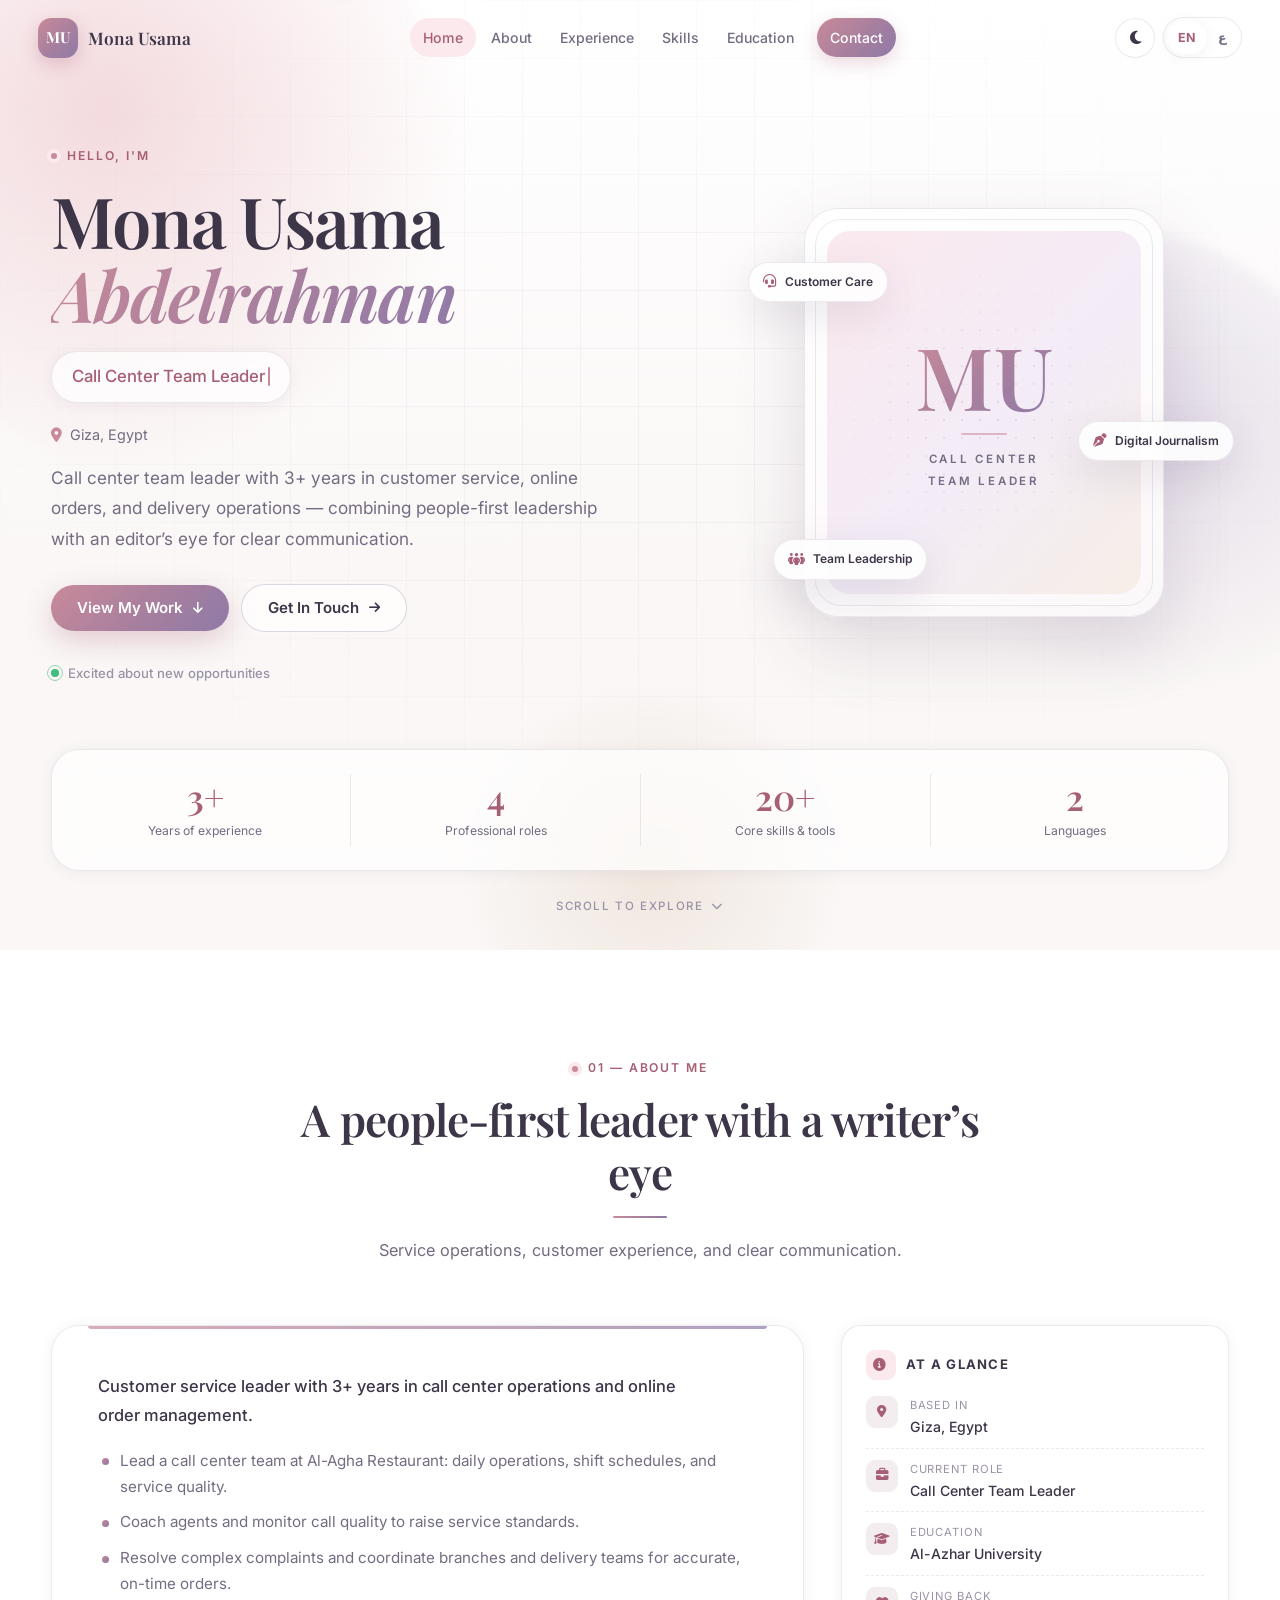
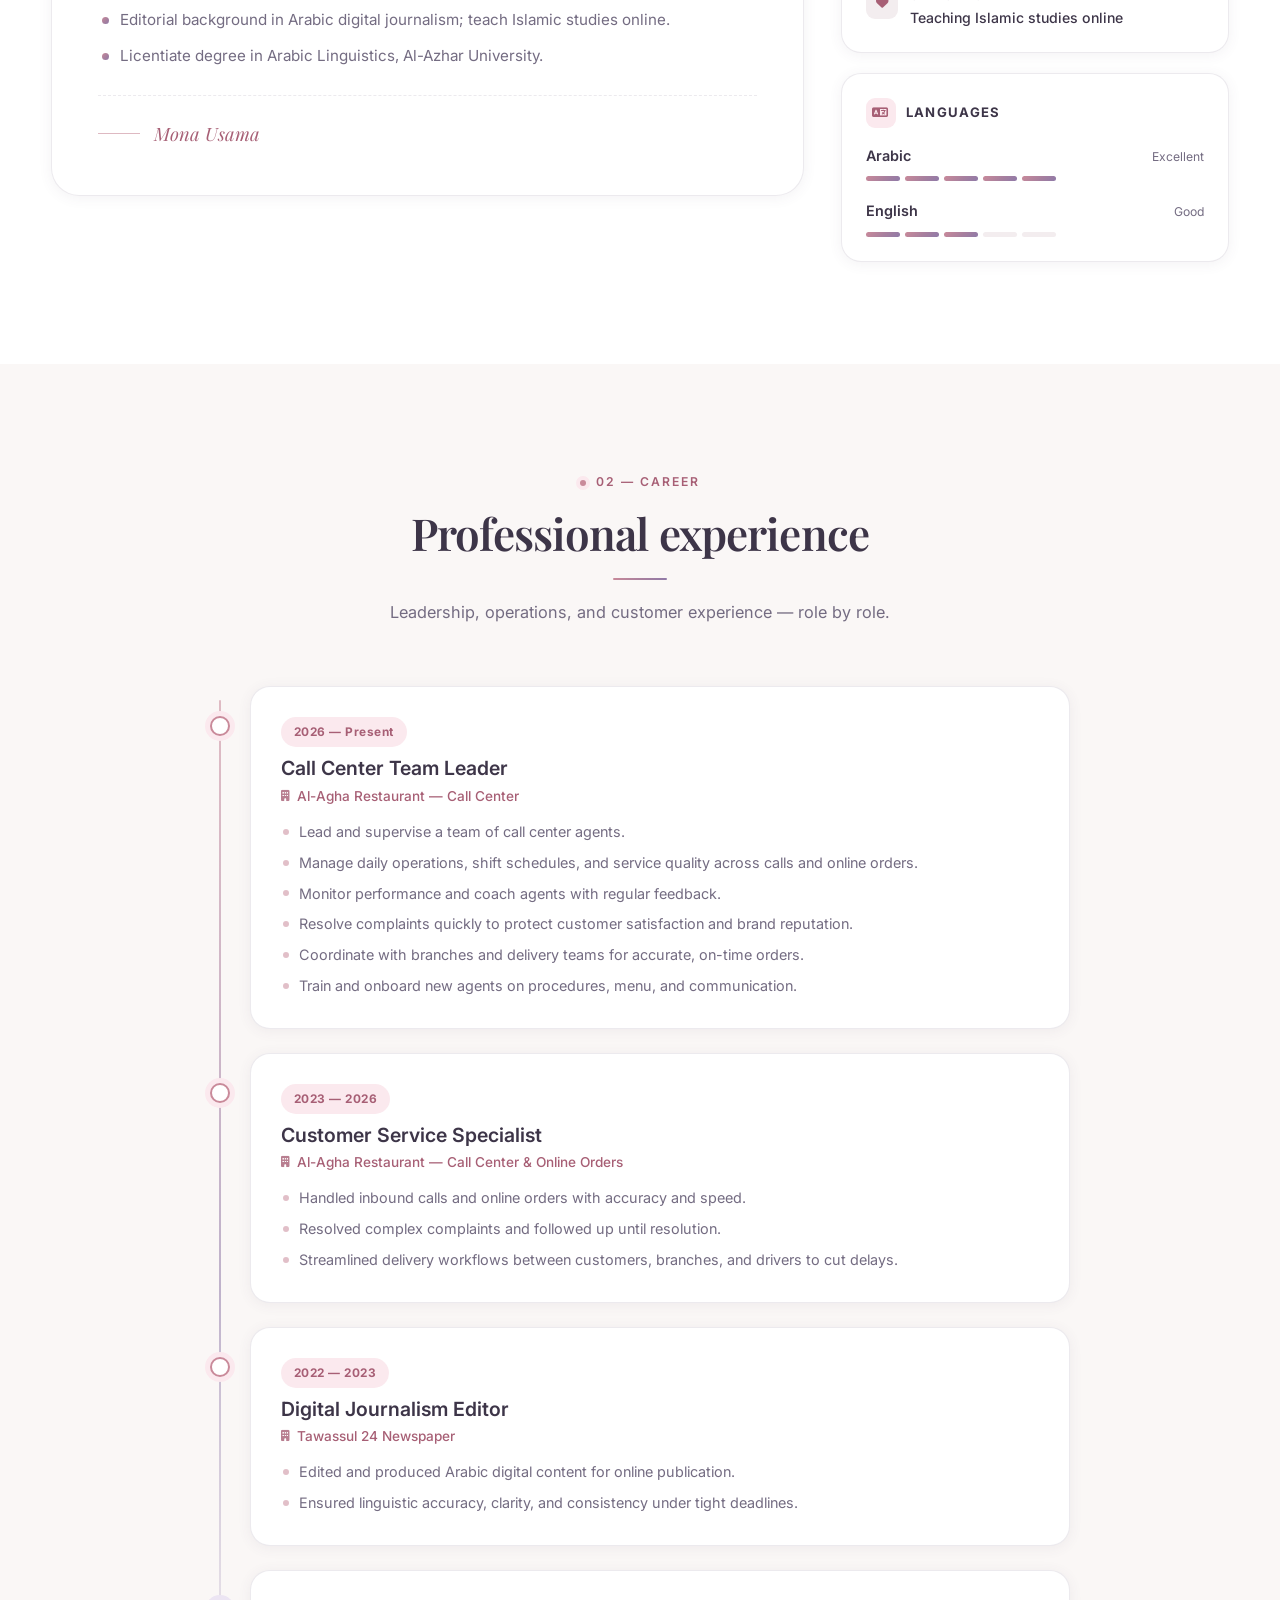
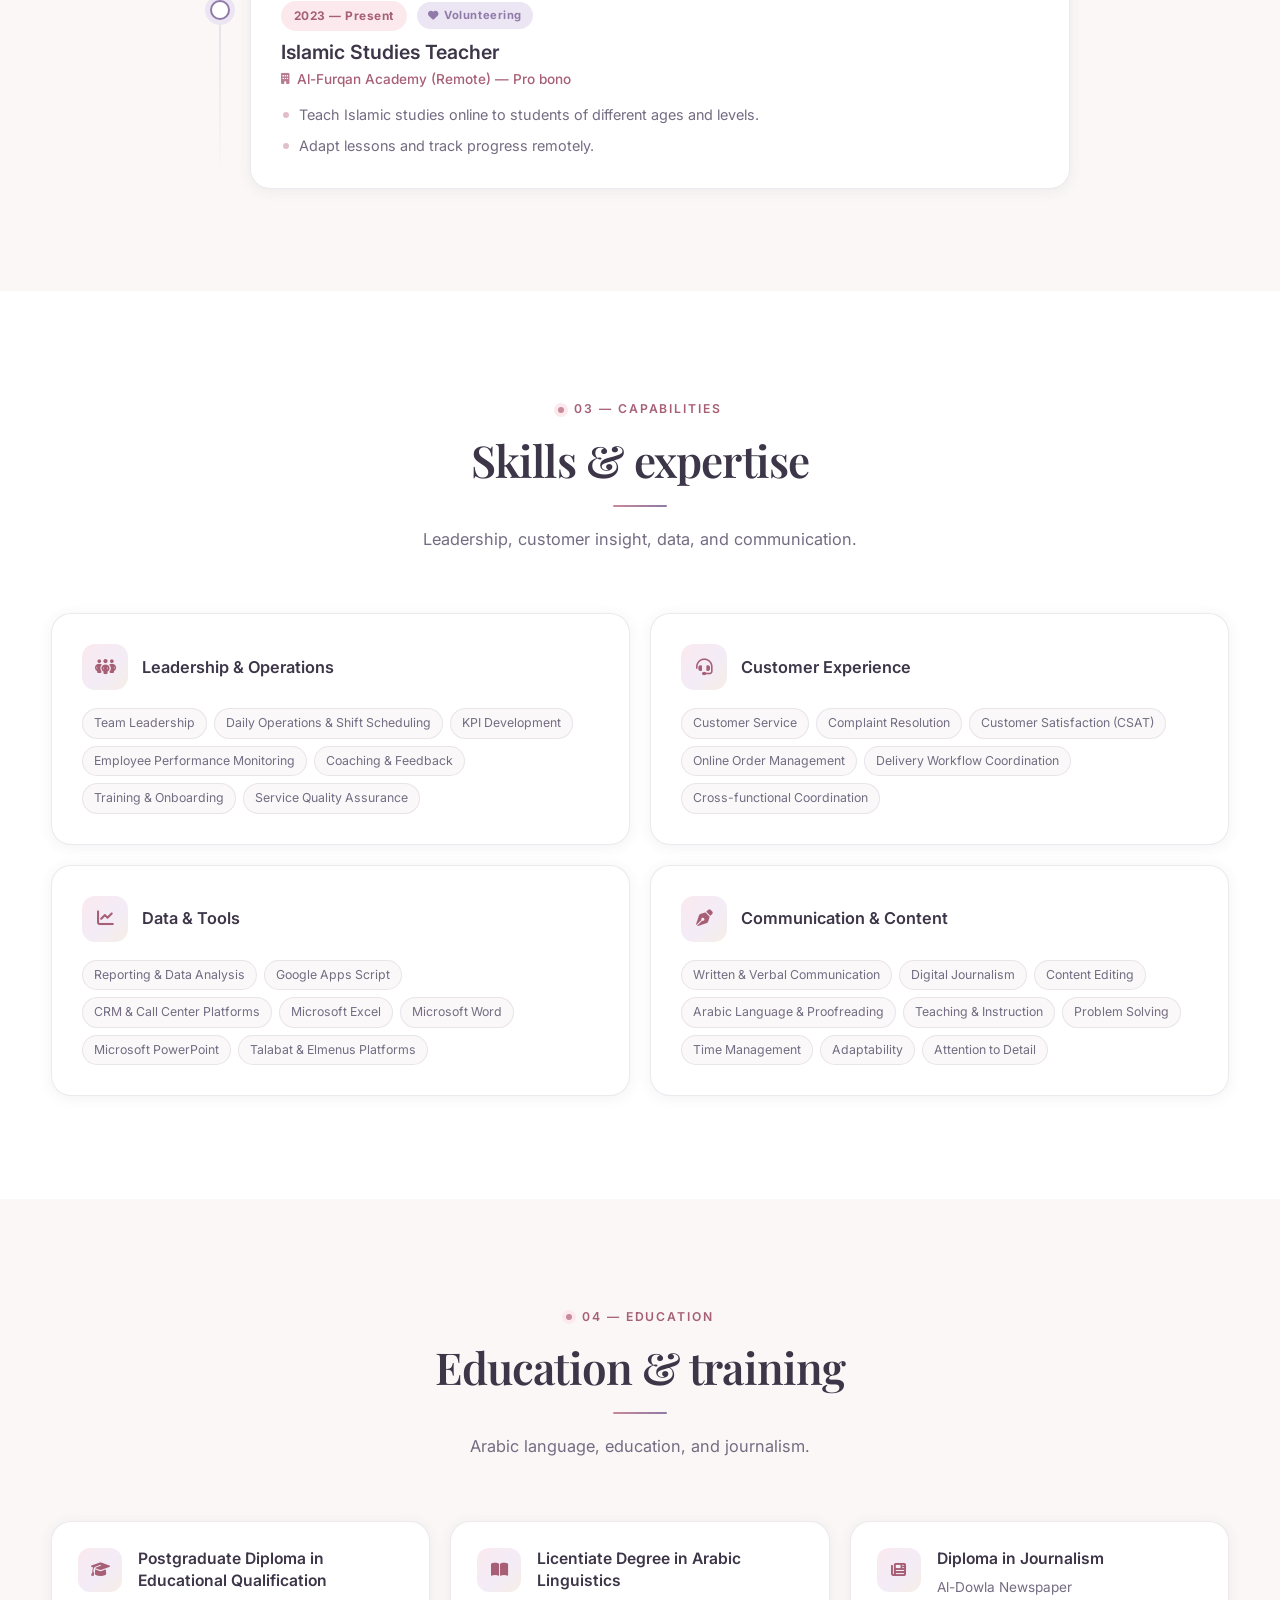
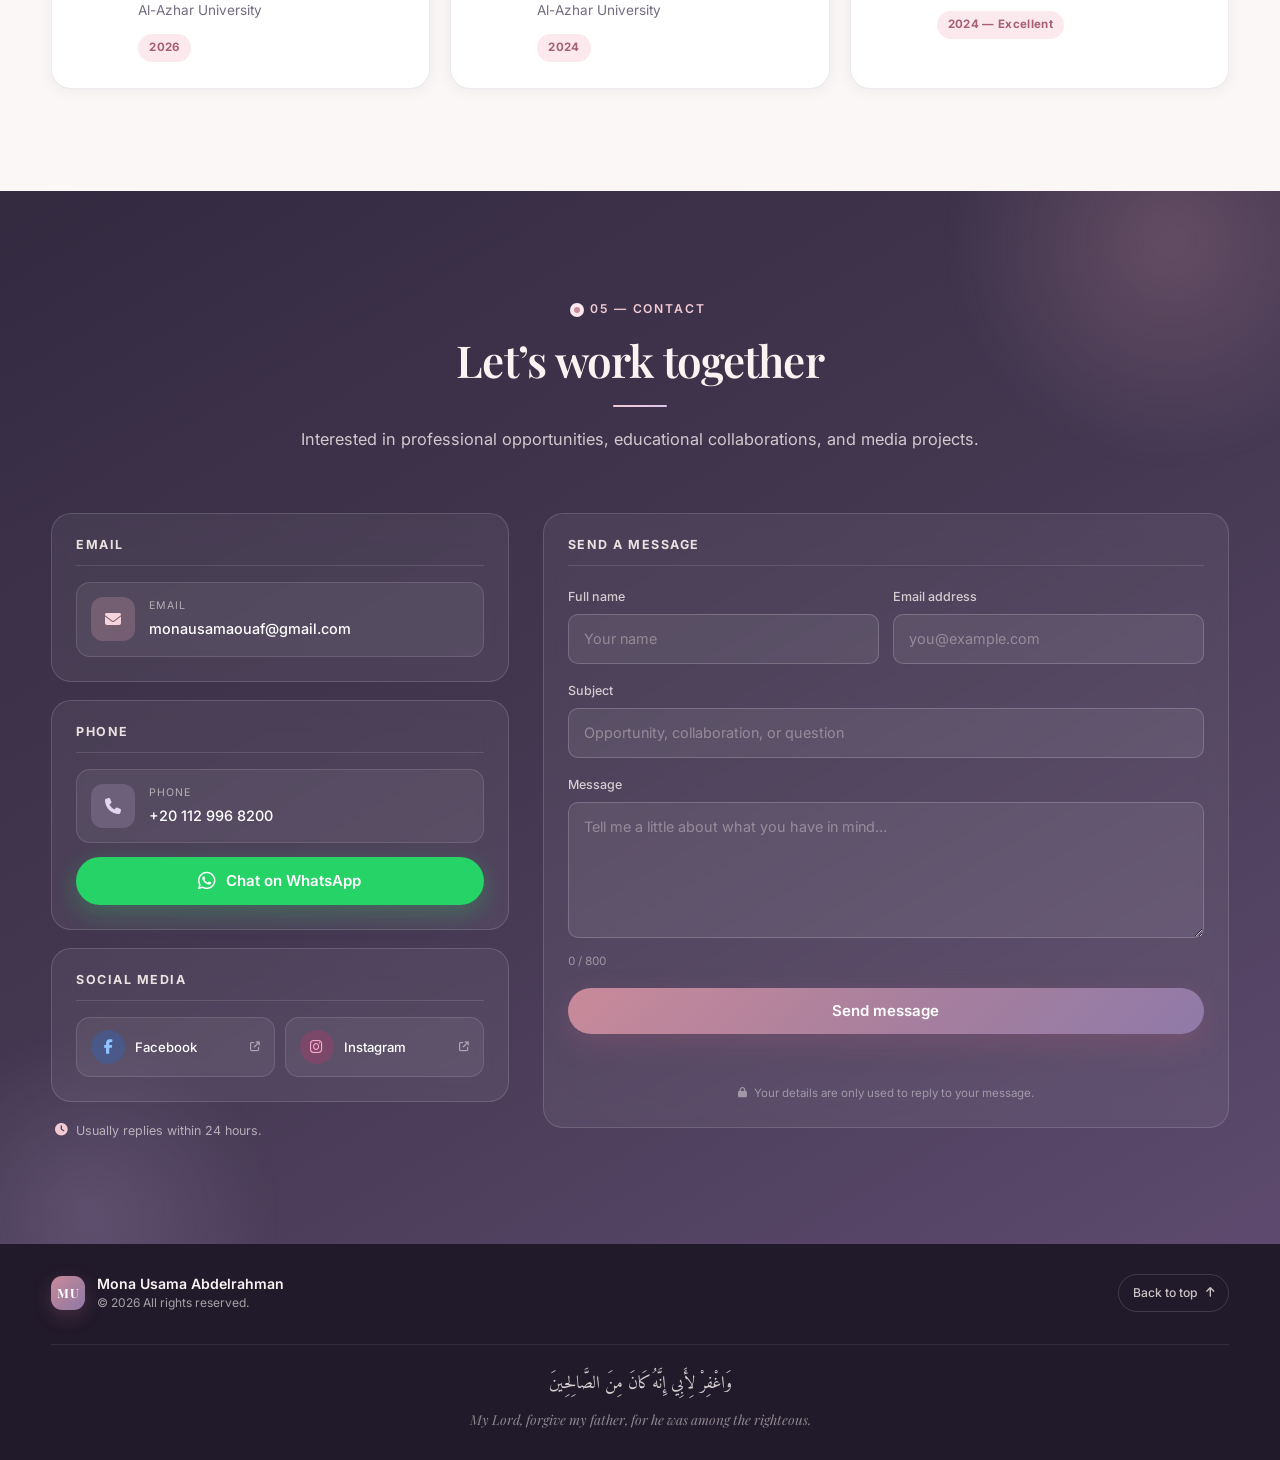
<file: index.html>
<!DOCTYPE html>
<html lang="en" dir="ltr" data-theme="light">
<head>
    <meta charset="UTF-8">
    <meta name="viewport" content="width=device-width, initial-scale=1.0">
    <title>Mona Usama Abdelrahman | Portfolio</title>
    <meta name="description" content="Mona Usama Abdelrahman — Call Center Team Leader, Customer Service Specialist, and Digital Journalism Editor based in Giza, Egypt.">
    <meta name="theme-color" content="#faf7f6">
    <meta property="og:title" content="Mona Usama Abdelrahman | Portfolio">
    <meta property="og:description" content="Call Center Team Leader & Customer Service Specialist with 3+ years of experience in service operations, online orders, and team development.">
    <meta property="og:type" content="website">

    <link rel="preconnect" href="https://fonts.googleapis.com">
    <link rel="preconnect" href="https://fonts.gstatic.com" crossorigin>
    <link href="https://fonts.googleapis.com/css2?family=Amiri:ital,wght@0,400;0,700;1,400&family=Cairo:wght@400;500;600;700&family=Inter:wght@300;400;500;600;700&family=Playfair+Display:ital,wght@0,500;0,600;0,700;1,600&display=swap" rel="stylesheet">
    <link rel="stylesheet" href="https://cdnjs.cloudflare.com/ajax/libs/font-awesome/6.5.1/css/all.min.css">

    <!-- Apply the saved theme before first paint to avoid a flash of the wrong theme -->
    <script>
        (function () {
            document.documentElement.classList.add('js');
            try {
                var stored = localStorage.getItem('portfolio-theme');
                var theme = stored || (window.matchMedia('(prefers-color-scheme: dark)').matches ? 'dark' : 'light');
                document.documentElement.setAttribute('data-theme', theme);
                document.documentElement.style.colorScheme = theme;
            } catch (error) { /* localStorage can be unavailable in private mode */ }
        })();
    </script>

    <link rel="stylesheet" href="style.css">
</head>
<body>
    <a class="skip-link" href="#main" data-i18n="a11y.skip">Skip to content</a>

    <!-- Reading progress -->
    <div class="scroll-progress" aria-hidden="true">
        <span class="scroll-progress__bar" id="scrollProgress"></span>
    </div>

    <div id="portfolioRoot">
        <!-- ================= Header ================= -->
        <header class="header" id="header">
            <div class="header-inner">
                <a href="#home" class="logo" aria-label="Mona Usama — Home" data-i18n-aria-label="brand.homeLabel">
                    <span class="logo-mark">MU</span>
                    <span class="logo-text" data-i18n="brand.name">Mona Usama</span>
                </a>

                <nav class="nav" id="nav" aria-label="Primary">
                    <a href="#home" class="nav-link active" data-section="home" data-i18n="nav.home">Home</a>
                    <a href="#about" class="nav-link" data-section="about" data-i18n="nav.about">About</a>
                    <a href="#experience" class="nav-link" data-section="experience" data-i18n="nav.experience">Experience</a>
                    <a href="#skills" class="nav-link" data-section="skills" data-i18n="nav.skills">Skills</a>
                    <a href="#education" class="nav-link" data-section="education" data-i18n="nav.education">Education</a>
                    <a href="#contact" class="nav-link nav-cta" data-section="contact" data-i18n="nav.contact">Contact</a>
                </nav>

                <div class="header-actions">
                    <button class="icon-btn theme-toggle" id="themeToggle" type="button"
                            aria-label="Switch to dark mode" aria-pressed="false">
                        <i class="fas fa-moon" aria-hidden="true"></i>
                    </button>

                    <div class="lang-switcher" role="group" aria-label="Language">
                        <button class="lang-btn active" type="button" data-lang="en" aria-pressed="true">EN</button>
                        <button class="lang-btn" type="button" data-lang="ar" aria-pressed="false">ع</button>
                    </div>

                    <button class="nav-toggle" id="navToggle" type="button"
                            aria-label="Toggle menu" aria-expanded="false" aria-controls="nav">
                        <span></span>
                        <span></span>
                        <span></span>
                    </button>
                </div>
            </div>
        </header>

        <main id="main">
            <!-- ================= Hero ================= -->
            <section id="home" class="hero">
                <div class="hero-bg" aria-hidden="true">
                    <span class="hero-orb hero-orb--1"></span>
                    <span class="hero-orb hero-orb--2"></span>
                    <span class="hero-orb hero-orb--3"></span>
                    <span class="hero-grid"></span>
                </div>

                <div class="container hero-inner">
                    <div class="hero-copy">
                        <p class="eyebrow hero-greeting reveal" data-i18n="hero.greeting">Hello, I'm</p>

                        <h1 class="hero-name reveal" data-i18n-html="hero.name">
                            Mona Usama <span class="accent">Abdelrahman</span>
                        </h1>

                        <div class="hero-role reveal">
                            <span id="typingText" class="typing-text"></span><span class="typing-cursor" aria-hidden="true"></span>
                        </div>

                        <p class="hero-location reveal">
                            <i class="fas fa-location-dot" aria-hidden="true"></i>
                            <span data-i18n="hero.location">Giza, Egypt</span>
                        </p>

                        <p class="hero-bio reveal" data-i18n="hero.bio">
                            Call center team leader with 3+ years in customer service, online orders, and delivery operations — combining people-first leadership with an editor's eye for clear communication.
                        </p>

                        <div class="hero-btns reveal">
                            <a href="#experience" class="btn btn-primary">
                                <span data-i18n="hero.ctaWork">View My Work</span>
                                <i class="fas fa-arrow-down" aria-hidden="true"></i>
                            </a>
                            <a href="#contact" class="btn btn-secondary">
                                <span data-i18n="hero.ctaContact">Get In Touch</span>
                                <i class="fas fa-arrow-right" aria-hidden="true"></i>
                            </a>
                        </div>

                        <p class="hero-status reveal">
                            <span class="status-dot" aria-hidden="true"></span>
                            <span data-i18n="hero.status">Excited about new opportunities</span>
                        </p>
                    </div>

                    <div class="hero-visual reveal" aria-hidden="true">
                        <div class="portrait-card">
                            <div class="portrait-glow"></div>
                            <div class="portrait-inner">
                                <span class="portrait-initials">MU</span>
                                <span class="portrait-divider"></span>
                                <span class="portrait-role" data-i18n-html="hero.portraitRole">Call Center<br>Team Leader</span>
                            </div>
                            <span class="floating-tag floating-tag--1">
                                <i class="fas fa-headset"></i> <span data-i18n="hero.tagCare">Customer Care</span>
                            </span>
                            <span class="floating-tag floating-tag--2">
                                <i class="fas fa-pen-nib"></i> <span data-i18n="hero.tagJournalism">Digital Journalism</span>
                            </span>
                            <span class="floating-tag floating-tag--3">
                                <i class="fas fa-people-group"></i> <span data-i18n="hero.tagLeadership">Team Leadership</span>
                            </span>
                        </div>
                    </div>
                </div>

                <div class="container">
                    <div class="stats-strip reveal" role="list">
                        <div class="stat" role="listitem">
                            <span class="stat-value" data-count="3" data-suffix="+">3+</span>
                            <span class="stat-label" data-i18n="stats.years">Years of experience</span>
                        </div>
                        <div class="stat" role="listitem">
                            <span class="stat-value" data-count="4">4</span>
                            <span class="stat-label" data-i18n="stats.roles">Professional roles</span>
                        </div>
                        <div class="stat" role="listitem">
                            <span class="stat-value" data-count="20" data-suffix="+">20+</span>
                            <span class="stat-label" data-i18n="stats.skills">Core skills &amp; tools</span>
                        </div>
                        <div class="stat" role="listitem">
                            <span class="stat-value" data-count="2">2</span>
                            <span class="stat-label" data-i18n="stats.languages">Languages</span>
                        </div>
                    </div>

                    <a href="#about" class="scroll-cue">
                        <span data-i18n="hero.scroll">Scroll to explore</span>
                        <i class="fas fa-chevron-down" aria-hidden="true"></i>
                    </a>
                </div>
            </section>

            <!-- ================= About ================= -->
            <section id="about" class="section about">
                <div class="container">
                    <header class="section-head reveal">
                        <p class="eyebrow" data-i18n="about.eyebrow">01 — About me</p>
                        <h2 class="section-title" data-i18n="about.title">A people-first leader with a writer's eye</h2>
                        <p class="section-subtitle" data-i18n="about.subtitle">
                            Service operations, customer experience, and clear communication — brought together in one profile.
                        </p>
                    </header>

                    <div class="about-grid">
                        <article class="about-card reveal">
                            <div class="about-card-inner tilt">
                                <p class="about-text" data-i18n="about.intro">
                                    Customer service leader with 3+ years in call center operations and online order management.
                                </p>
                                <ul class="about-points" id="aboutPoints"></ul>
                                <div class="about-signature">
                                    <span class="signature-line" aria-hidden="true"></span>
                                    <span data-i18n="about.signature">Mona Usama</span>
                                </div>
                            </div>
                        </article>

                        <aside class="about-side reveal">
                            <div class="side-card">
                                <h3 class="side-card-title">
                                    <i class="fas fa-circle-info" aria-hidden="true"></i>
                                    <span data-i18n="about.factsTitle">At a glance</span>
                                </h3>
                                <ul class="facts-list">
                                    <li>
                                        <span class="fact-icon"><i class="fas fa-location-dot" aria-hidden="true"></i></span>
                                        <div>
                                            <span class="fact-label" data-i18n="about.factLocationLabel">Based in</span>
                                            <span class="fact-value" data-i18n="about.factLocationValue">Giza, Egypt</span>
                                        </div>
                                    </li>
                                    <li>
                                        <span class="fact-icon"><i class="fas fa-briefcase" aria-hidden="true"></i></span>
                                        <div>
                                            <span class="fact-label" data-i18n="about.factRoleLabel">Current role</span>
                                            <span class="fact-value" data-i18n="about.factRoleValue">Call Center Team Leader</span>
                                        </div>
                                    </li>
                                    <li>
                                        <span class="fact-icon"><i class="fas fa-graduation-cap" aria-hidden="true"></i></span>
                                        <div>
                                            <span class="fact-label" data-i18n="about.factEducationLabel">Education</span>
                                            <span class="fact-value" data-i18n="about.factEducationValue">Al-Azhar University</span>
                                        </div>
                                    </li>
                                    <li>
                                        <span class="fact-icon"><i class="fas fa-heart" aria-hidden="true"></i></span>
                                        <div>
                                            <span class="fact-label" data-i18n="about.factVolunteerLabel">Giving back</span>
                                            <span class="fact-value" data-i18n="about.factVolunteerValue">Teaching Islamic studies online</span>
                                        </div>
                                    </li>
                                </ul>
                            </div>

                            <div class="side-card">
                                <h3 class="side-card-title">
                                    <i class="fas fa-language" aria-hidden="true"></i>
                                    <span data-i18n="about.languagesTitle">Languages</span>
                                </h3>

                                <div class="language-row">
                                    <div class="language-info">
                                        <span class="language-name" data-i18n="about.arabic">Arabic</span>
                                        <span class="language-level" data-i18n="about.arabicLevel">Excellent</span>
                                    </div>
                                    <span class="lang-dots" aria-hidden="true">
                                        <span class="dot on"></span><span class="dot on"></span><span class="dot on"></span><span class="dot on"></span><span class="dot on"></span>
                                    </span>
                                </div>

                                <div class="language-row">
                                    <div class="language-info">
                                        <span class="language-name" data-i18n="about.english">English</span>
                                        <span class="language-level" data-i18n="about.englishLevel">Good</span>
                                    </div>
                                    <span class="lang-dots" aria-hidden="true">
                                        <span class="dot on"></span><span class="dot on"></span><span class="dot on"></span><span class="dot"></span><span class="dot"></span>
                                    </span>
                                </div>
                            </div>
                        </aside>
                    </div>
                </div>
            </section>

            <!-- ================= Experience ================= -->
            <section id="experience" class="section experience">
                <div class="container">
                    <header class="section-head reveal">
                        <p class="eyebrow" data-i18n="experience.eyebrow">02 — Career</p>
                        <h2 class="section-title" data-i18n="experience.title">Professional experience</h2>
                        <p class="section-subtitle" data-i18n="experience.subtitle">
                            A track record of leading service teams, streamlining operations, and protecting the customer experience.
                        </p>
                    </header>

                    <div class="timeline" id="timeline"></div>
                </div>
            </section>

            <!-- ================= Skills ================= -->
            <section id="skills" class="section skills">
                <div class="container">
                    <header class="section-head reveal">
                        <p class="eyebrow" data-i18n="skills.eyebrow">03 — Capabilities</p>
                        <h2 class="section-title" data-i18n="skills.title">Skills &amp; expertise</h2>
                        <p class="section-subtitle" data-i18n="skills.subtitle">
                            The mix of leadership, customer insight, data, and communication that I bring to every team.
                        </p>
                    </header>

                    <div class="skills-grid" id="skillsGrid"></div>
                </div>
            </section>

            <!-- ================= Education ================= -->
            <section id="education" class="section education">
                <div class="container">
                    <header class="section-head reveal">
                        <p class="eyebrow" data-i18n="education.eyebrow">04 — Education</p>
                        <h2 class="section-title" data-i18n="education.title">Education &amp; training</h2>
                        <p class="section-subtitle" data-i18n="education.subtitle">
                            A foundation in Arabic language, education, and journalism that continues to inform my work.
                        </p>
                    </header>

                    <div class="edu-grid" id="eduGrid"></div>
                </div>
            </section>

            <!-- ================= Contact ================= -->
            <section id="contact" class="section contact">
                <div class="container">
                    <header class="section-head reveal">
                        <p class="eyebrow light" data-i18n="contact.eyebrow">05 — Contact</p>
                        <h2 class="section-title light" data-i18n="contact.title">Let's work together</h2>
                        <p class="section-subtitle light" data-i18n="contact.subtitle">
                            Feel free to reach out for professional opportunities, educational collaborations, or media projects.
                        </p>
                    </header>

                    <div class="contact-layout">
                        <div class="contact-sidebar">
                            <!-- Email -->
                            <div class="contact-group reveal">
                                <h3 class="contact-group-title" data-i18n="contact.emailTitle">Email</h3>
                                <a href="mailto:monausamaouaf@gmail.com" class="contact-item">
                                    <span class="contact-icon email"><i class="fas fa-envelope" aria-hidden="true"></i></span>
                                    <span class="contact-item-text">
                                        <span class="contact-label" data-i18n="contact.email">Email</span>
                                        <span class="contact-value">monausamaouaf@gmail.com</span>
                                    </span>
                                </a>
                            </div>

                            <!-- Phone -->
                            <div class="contact-group reveal">
                                <h3 class="contact-group-title" data-i18n="contact.phoneTitle">Phone</h3>
                                <a href="tel:+201129968200" class="contact-item">
                                    <span class="contact-icon phone"><i class="fas fa-phone" aria-hidden="true"></i></span>
                                    <span class="contact-item-text">
                                        <span class="contact-label" data-i18n="contact.phone">Phone</span>
                                        <span class="contact-value" dir="ltr">+20 112 996 8200</span>
                                    </span>
                                </a>
                                <a href="https://wa.me/201129968200" class="btn btn-whatsapp" target="_blank" rel="noopener noreferrer">
                                    <i class="fab fa-whatsapp" aria-hidden="true"></i>
                                    <span data-i18n="contact.whatsappCta">Chat on WhatsApp</span>
                                </a>
                            </div>

                            <!-- Social -->
                            <div class="contact-group reveal">
                                <h3 class="contact-group-title" data-i18n="contact.socialTitle">Social media</h3>
                                <div class="social-links">
                                    <a href="https://www.facebook.com/share/18zHih9Q8F/?mibextid=wwXIfr" class="social-link facebook" target="_blank" rel="noopener noreferrer" aria-label="Facebook">
                                        <span class="social-icon"><i class="fab fa-facebook-f" aria-hidden="true"></i></span>
                                        <span class="social-label" data-i18n="contact.facebook">Facebook</span>
                                        <i class="fas fa-arrow-up-right-from-square social-arrow" aria-hidden="true"></i>
                                    </a>
                                    <a href="https://www.instagram.com/monyusama?igsh=NWQwbGl1Zmdpd2Zy" class="social-link instagram" target="_blank" rel="noopener noreferrer" aria-label="Instagram">
                                        <span class="social-icon"><i class="fab fa-instagram" aria-hidden="true"></i></span>
                                        <span class="social-label" data-i18n="contact.instagram">Instagram</span>
                                        <i class="fas fa-arrow-up-right-from-square social-arrow" aria-hidden="true"></i>
                                    </a>
                                </div>
                            </div>

                            <p class="contact-note reveal">
                                <i class="fas fa-clock" aria-hidden="true"></i>
                                <span data-i18n="contact.responseNote">Usually replies within 24 hours.</span>
                            </p>
                        </div>

                        <!-- Contact form -->
                        <div class="contact-form-wrapper reveal" id="formWrapper">
                            <h3 class="contact-group-title light" data-i18n="contact.formTitle">Send a message</h3>

                            <form class="contact-form" id="contactForm"
                                  action="https://formspree.io/f/xykqqwoa" method="POST" novalidate>
                                <input type="hidden" name="_subject" value="Portfolio Contact — Mona Usama">
                                <input type="hidden" name="language" id="formLanguage" value="en">
                                <input type="text" name="_gotcha" class="form-honeypot" tabindex="-1" autocomplete="off" aria-hidden="true">

                                <div class="form-row">
                                    <div class="form-group">
                                        <label for="name" data-i18n="contact.formName">Full name</label>
                                        <input type="text" id="name" name="name" required autocomplete="name"
                                               minlength="2" placeholder="Your name"
                                               data-i18n-placeholder="contact.placeholderName"
                                               aria-describedby="nameError">
                                        <span class="form-error" id="nameError" data-i18n="contact.errorName">Please enter your name (at least 2 characters)</span>
                                    </div>

                                    <div class="form-group">
                                        <label for="email" data-i18n="contact.formEmail">Email address</label>
                                        <input type="email" id="email" name="email" required autocomplete="email"
                                               placeholder="you@example.com"
                                               data-i18n-placeholder="contact.placeholderEmail"
                                               aria-describedby="emailError">
                                        <span class="form-error" id="emailError" data-i18n="contact.errorEmail">Please enter a valid email address</span>
                                    </div>
                                </div>

                                <div class="form-group">
                                    <label for="subject" data-i18n="contact.formSubject">Subject</label>
                                    <input type="text" id="subject" name="subject" required minlength="3"
                                           placeholder="Opportunity, collaboration, or question"
                                           data-i18n-placeholder="contact.placeholderSubject"
                                           aria-describedby="subjectError">
                                    <span class="form-error" id="subjectError" data-i18n="contact.errorSubject">Please add a short subject (at least 3 characters)</span>
                                </div>

                                <div class="form-group">
                                    <label for="message" data-i18n="contact.formMessage">Message</label>
                                    <textarea id="message" name="message" rows="5" required minlength="10" maxlength="800"
                                              placeholder="Tell me a little about what you have in mind…"
                                              data-i18n-placeholder="contact.placeholderMessage"
                                              aria-describedby="messageError messageCounter"></textarea>
                                    <div class="form-meta">
                                        <span class="form-error" id="messageError" data-i18n="contact.errorMessage">Please enter your message (at least 10 characters)</span>
                                        <span class="char-counter" id="messageCounter" aria-live="polite">0 / 800</span>
                                    </div>
                                </div>

                                <button type="submit" class="btn btn-primary btn-submit" id="submitBtn">
                                    <span class="btn-text" data-i18n="contact.formSubmit">Send message</span>
                                    <span class="btn-loader" aria-hidden="true"><i class="fas fa-circle-notch fa-spin"></i></span>
                                </button>

                                <div class="form-feedback" id="formFeedback" role="status" aria-live="polite"></div>

                                <p class="form-note">
                                    <i class="fas fa-lock" aria-hidden="true"></i>
                                    <span data-i18n="contact.formNote">Your details are only used to reply to your message.</span>
                                </p>
                            </form>

                            <div class="form-success" id="formSuccess" role="status" aria-live="polite" tabindex="-1">
                                <span class="form-success__icon" aria-hidden="true">
                                    <i class="fas fa-check"></i>
                                </span>
                                <h4 class="form-success__title" data-i18n="contact.successTitle">Message sent successfully</h4>
                                <p class="form-success__text" data-i18n="contact.success">
                                    Thank you for reaching out! Your message was sent successfully, and I will get back to you as soon as possible.
                                </p>
                                <button type="button" class="btn-again" id="sendAnother" data-i18n="contact.sendAnother">
                                    Send another message
                                </button>
                            </div>
                        </div>
                    </div>
                </div>
            </section>
        </main>

        <!-- ================= Footer ================= -->
        <footer class="footer">
            <div class="container footer-inner">
                <div class="footer-brand">
                    <span class="logo-mark logo-mark--sm" aria-hidden="true">MU</span>
                    <div>
                        <p class="footer-name" data-i18n="brand.fullName">Mona Usama Abdelrahman</p>
                        <p class="footer-copy">&copy; <span id="year">2026</span> <span data-i18n="footer.rights">All rights reserved.</span></p>
                    </div>
                </div>

                <a href="#home" class="footer-top">
                    <span data-i18n="footer.top">Back to top</span>
                    <i class="fas fa-arrow-up" aria-hidden="true"></i>
                </a>
            </div>

            <div class="container">
                <div class="footer-verse">
                    <p class="footer-verse__ar" lang="ar" dir="rtl">وَاغْفِرْ لِأَبِي إِنَّهُ كَانَ مِنَ الصَّالِحِينَ</p>
                    <p class="footer-verse__en" lang="en" dir="ltr">My Lord, forgive my father, for he was among the righteous.</p>
                </div>
            </div>
        </footer>
    </div><!-- /portfolioRoot -->

    <!-- Floating back-to-top -->
    <button class="to-top" id="toTop" type="button" aria-label="Back to top">
        <i class="fas fa-arrow-up" aria-hidden="true"></i>
    </button>

    <noscript>
        <p class="noscript-note">Please enable JavaScript to view the experience, skills, and education sections.</p>
    </noscript>

    <script src="script.js"></script>
</body>
</html>
</file>
<file: style.css>
/* ==========================================================================
   Mona Usama — Portfolio
   1. Design tokens        5. Hero
   2. Base & typography    6. Sections
   3. Utilities            7. Contact & footer
   4. Header               8. Animations & responsive
   ========================================================================== */

/* --------------------------- 1. Design tokens --------------------------- */

:root {
    --font-body: 'Inter', system-ui, -apple-system, 'Segoe UI', sans-serif;
    --font-display: 'Playfair Display', Georgia, 'Times New Roman', serif;
    --font-ar: 'Cairo', 'Inter', sans-serif;

    --max-w: 1180px;
    --header-h: 76px;

    --radius-xs: 10px;
    --radius-sm: 14px;
    --radius: 20px;
    --radius-lg: 28px;
    --radius-pill: 999px;

    --bg: #faf7f6;
    --bg-alt: #ffffff;
    --bg-soft: #f3edef;
    --surface: #ffffff;
    --surface-2: #fbf8f9;
    --surface-glass: rgba(255, 255, 255, 0.7);
    --glass-strong: rgba(255, 255, 255, 0.86);

    --text: #3d3548;
    --text-muted: #746c82;
    --text-soft: #9a92a6;
    --text-light: #f9f4f2;

    --accent: #c98a9a;
    --accent-strong: #a75f75;
    --accent-soft: #fbe9ee;
    --accent-contrast: #ffffff;
    --violet: #8f7aa8;
    --violet-soft: #ece5f3;
    --beige: #e8d9cb;

    --success: #2f9e6b;
    --danger: #e05a5a;

    --border: rgba(122, 107, 138, 0.14);
    --border-strong: rgba(122, 107, 138, 0.26);

    --shadow-sm: 0 2px 14px rgba(84, 64, 100, 0.07);
    --shadow-md: 0 14px 40px rgba(84, 64, 100, 0.12);
    --shadow-lg: 0 28px 70px rgba(84, 64, 100, 0.16);

    --gradient-brand: linear-gradient(135deg, #c98a9a 0%, #a77f9e 55%, #8f7aa8 100%);
    --gradient-soft: linear-gradient(135deg, #fbe9ee 0%, #f3ecf7 55%, #f6eee6 100%);
    --gradient-contact: linear-gradient(150deg, #332a40 0%, #433750 48%, #5d4a6e 100%);

    --hero-glow-1: rgba(232, 180, 188, 0.48);
    --hero-glow-2: rgba(196, 181, 212, 0.4);
    --hero-glow-3: rgba(232, 217, 203, 0.55);
    --grid-line: rgba(122, 107, 138, 0.07);

    --ring: rgba(201, 138, 154, 0.38);
    --footer-bg: #211a2b;

    --ease: cubic-bezier(0.22, 1, 0.36, 1);
    --transition: 0.35s var(--ease);
}

[data-theme="dark"] {
    --bg: #131018;
    --bg-alt: #17131f;
    --bg-soft: #1e1827;
    --surface: #1c1726;
    --surface-2: #221b2e;
    --surface-glass: rgba(28, 23, 38, 0.68);
    --glass-strong: rgba(28, 23, 38, 0.88);

    --text: #f1ecf5;
    --text-muted: #b4aabf;
    --text-soft: #8e8499;

    --accent: #e0a3b3;
    --accent-strong: #f0bac7;
    --accent-soft: rgba(224, 163, 179, 0.14);
    --violet: #b7a3ce;
    --violet-soft: rgba(183, 163, 206, 0.14);

    --border: rgba(255, 255, 255, 0.09);
    --border-strong: rgba(255, 255, 255, 0.17);

    --shadow-sm: 0 2px 14px rgba(0, 0, 0, 0.28);
    --shadow-md: 0 16px 44px rgba(0, 0, 0, 0.36);
    --shadow-lg: 0 32px 80px rgba(0, 0, 0, 0.44);

    --gradient-soft: linear-gradient(135deg, rgba(224, 163, 179, 0.16) 0%, rgba(183, 163, 206, 0.14) 55%, rgba(232, 217, 203, 0.08) 100%);
    --gradient-contact: linear-gradient(150deg, #211a2c 0%, #2c2238 48%, #3b2d4a 100%);

    --hero-glow-1: rgba(224, 163, 179, 0.2);
    --hero-glow-2: rgba(183, 163, 206, 0.18);
    --hero-glow-3: rgba(232, 217, 203, 0.1);
    --grid-line: rgba(255, 255, 255, 0.045);

    --ring: rgba(224, 163, 179, 0.45);
    --footer-bg: #0e0b13;

    color-scheme: dark;
}

/* ------------------------ 2. Base & typography -------------------------- */

*,
*::before,
*::after {
    margin: 0;
    padding: 0;
    box-sizing: border-box;
}

html {
    scroll-behavior: smooth;
    scroll-padding-top: calc(var(--header-h) + 16px);
    -webkit-text-size-adjust: 100%;
}

body {
    font-family: var(--font-body);
    background: var(--bg);
    color: var(--text);
    line-height: 1.7;
    font-size: 16px;
    overflow-x: hidden;
    transition: opacity 0.3s ease;
}

body.lang-ar {
    --font-body: var(--font-ar);
    --font-display: var(--font-ar);
    font-family: var(--font-ar);
}

body.lang-transition {
    opacity: 0.78;
}

body.nav-open {
    overflow: hidden;
}

img,
svg {
    max-width: 100%;
    display: block;
}

::selection {
    background: var(--accent);
    color: #fff;
}

:focus-visible {
    outline: 3px solid var(--ring);
    outline-offset: 3px;
    border-radius: 4px;
}

h1, h2, h3, h4 {
    line-height: 1.2;
    font-weight: 600;
}

p {
    text-wrap: pretty;
}

a {
    color: inherit;
}

button,
input,
textarea {
    font: inherit;
    color: inherit;
}

/* Temporary transition while switching theme */
html.theme-transition *,
html.theme-transition *::before,
html.theme-transition *::after {
    transition: background-color 0.35s ease, color 0.35s ease,
                border-color 0.35s ease, box-shadow 0.35s ease !important;
}

/* --------------------------- 3. Utilities ------------------------------- */

.container {
    width: min(92%, var(--max-w));
    margin-inline: auto;
}

.section {
    position: relative;
    padding-block: clamp(72px, 8vw, 112px);
}

.section-head {
    max-width: 720px;
    margin: 0 auto clamp(40px, 5vw, 60px);
    text-align: center;
}

.eyebrow {
    display: inline-flex;
    align-items: center;
    gap: 10px;
    font-size: 0.76rem;
    font-weight: 600;
    letter-spacing: 0.16em;
    text-transform: uppercase;
    color: var(--accent-strong);
    margin-bottom: 14px;
}

.eyebrow::before {
    content: '';
    width: 6px;
    height: 6px;
    border-radius: 50%;
    background: var(--accent);
    box-shadow: 0 0 0 4px var(--accent-soft);
    flex-shrink: 0;
}

.eyebrow.light {
    color: #f2cbd4;
}

.section-title {
    font-family: var(--font-display);
    font-size: clamp(1.9rem, 4.2vw, 2.75rem);
    font-weight: 600;
    letter-spacing: -0.02em;
    color: var(--text);
    margin-bottom: 18px;
}

.section-title::after {
    content: '';
    display: block;
    width: 54px;
    height: 2px;
    margin: 18px auto 0;
    border-radius: 2px;
    background: var(--gradient-brand);
}

.section-title.light {
    color: var(--text-light);
}

.section-title.light::after {
    background: linear-gradient(90deg, #f2cbd4, #d9c6ea);
}

.section-subtitle {
    font-size: 1.02rem;
    color: var(--text-muted);
    line-height: 1.75;
}

.section-subtitle.light {
    color: rgba(249, 244, 242, 0.78);
}

body.lang-ar .hero-name,
body.lang-ar .section-title,
body.lang-ar .stat-value,
body.lang-ar .portrait-initials {
    letter-spacing: 0;
}

body.lang-ar .hero-name .accent {
    font-style: normal;
}

body.lang-ar .about-signature {
    font-style: normal;
}

body.lang-ar .eyebrow,
body.lang-ar .portrait-role,
body.lang-ar .stat-label,
body.lang-ar .contact-label,
body.lang-ar .contact-group-title,
body.lang-ar .fact-label,
body.lang-ar .side-card-title,
body.lang-ar .timeline-date,
body.lang-ar .timeline-badge,
body.lang-ar .social-label,
body.lang-ar .form-note,
body.lang-ar .scroll-cue {
    letter-spacing: 0;
    text-transform: none;
}

/* Buttons */
.btn {
    display: inline-flex;
    align-items: center;
    justify-content: center;
    gap: 10px;
    padding: 14px 26px;
    border: 0;
    border-radius: var(--radius-pill);
    font-size: 0.94rem;
    font-weight: 600;
    font-family: inherit;
    line-height: 1.2;
    text-decoration: none;
    cursor: pointer;
    transition: transform 0.22s var(--ease), box-shadow var(--transition),
                background var(--transition), color var(--transition);
}

.btn i {
    font-size: 0.85em;
    transition: transform var(--transition);
}

.btn:hover i.fa-arrow-right {
    transform: translateX(3px);
}

[dir="rtl"] .btn:hover i.fa-arrow-right {
    transform: translateX(-3px) scaleX(-1);
}

[dir="rtl"] .btn i.fa-arrow-right {
    transform: scaleX(-1);
}

.btn:active {
    transform: scale(0.98);
}

.btn-primary {
    background: var(--gradient-brand);
    color: #fff;
    box-shadow: 0 10px 28px rgba(167, 95, 117, 0.28);
}

.btn-primary:hover {
    transform: translateY(-3px);
    box-shadow: 0 16px 38px rgba(167, 95, 117, 0.36);
}

.btn-secondary {
    background: var(--surface-glass);
    color: var(--text);
    border: 1px solid var(--border-strong);
    backdrop-filter: blur(12px);
    -webkit-backdrop-filter: blur(12px);
}

.btn-secondary:hover {
    transform: translateY(-3px);
    background: var(--surface);
    box-shadow: var(--shadow-sm);
}

.btn-whatsapp {
    width: 100%;
    margin-top: 14px;
    background: #25d366;
    color: #fff;
    box-shadow: 0 8px 24px rgba(37, 211, 102, 0.28);
}

.btn-whatsapp i {
    font-size: 1.25rem;
}

.btn-whatsapp:hover {
    background: #1eb65a;
    transform: translateY(-2px);
    box-shadow: 0 12px 30px rgba(37, 211, 102, 0.38);
}

/* Reveal on scroll (only when JavaScript is available) */
.js .reveal {
    opacity: 0;
    transform: translateY(26px);
    transition: opacity 0.75s var(--ease), transform 0.75s var(--ease);
    transition-delay: var(--reveal-delay, 0ms);
}

.js .reveal.is-visible {
    opacity: 1;
    transform: none;
}

.skip-link {
    position: fixed;
    top: 12px;
    inset-inline-start: 12px;
    z-index: 2000;
    padding: 10px 18px;
    border-radius: var(--radius-pill);
    background: var(--accent-strong);
    color: #fff;
    font-size: 0.85rem;
    font-weight: 600;
    text-decoration: none;
    transform: translateY(-160%);
    transition: transform 0.2s ease;
}

.skip-link:focus {
    transform: translateY(0);
}

.scroll-progress {
    position: fixed;
    inset-block-start: 0;
    inset-inline: 0;
    height: 3px;
    z-index: 1200;
    background: transparent;
    pointer-events: none;
}

.scroll-progress__bar {
    display: block;
    height: 100%;
    width: 0;
    background: var(--gradient-brand);
    border-end-end-radius: 3px;
}

.noscript-note {
    position: fixed;
    inset-inline: 16px;
    bottom: 16px;
    z-index: 2000;
    padding: 12px 18px;
    border-radius: var(--radius-sm);
    background: var(--surface);
    border: 1px solid var(--border);
    box-shadow: var(--shadow-md);
    text-align: center;
    font-size: 0.9rem;
}

/* ----------------------------- 4. Header -------------------------------- */

.header {
    position: fixed;
    inset-block-start: 0;
    inset-inline: 0;
    height: var(--header-h);
    z-index: 1000;
    transition: background var(--transition), box-shadow var(--transition),
                border-color var(--transition);
    border-bottom: 1px solid transparent;
}

.header.scrolled {
    background: var(--surface-glass);
    backdrop-filter: blur(18px) saturate(150%);
    -webkit-backdrop-filter: blur(18px) saturate(150%);
    border-bottom-color: var(--border);
    box-shadow: var(--shadow-sm);
}

.header-inner {
    display: flex;
    align-items: center;
    justify-content: space-between;
    gap: 18px;
    height: 100%;
    width: min(94%, 1280px);
    margin-inline: auto;
}

.logo {
    display: inline-flex;
    align-items: center;
    gap: 10px;
    text-decoration: none;
    flex-shrink: 0;
}

.logo-mark {
    display: grid;
    place-items: center;
    width: 40px;
    height: 40px;
    border-radius: 13px;
    background: var(--gradient-brand);
    color: #fff;
    font-family: var(--font-display);
    font-size: 0.95rem;
    font-weight: 700;
    letter-spacing: 0.02em;
    box-shadow: 0 6px 18px rgba(167, 95, 117, 0.28);
}

.logo-mark--sm {
    width: 34px;
    height: 34px;
    border-radius: 11px;
    font-size: 0.8rem;
}

.logo-text {
    font-family: var(--font-display);
    font-size: 1.08rem;
    font-weight: 600;
    color: var(--text);
    letter-spacing: -0.01em;
}

.nav {
    display: flex;
    align-items: center;
    gap: 2px;
}

.nav-link {
    position: relative;
    padding: 8px 13px;
    border-radius: var(--radius-pill);
    color: var(--text-muted);
    font-size: 0.88rem;
    font-weight: 500;
    text-decoration: none;
    white-space: nowrap;
    transition: color var(--transition), background var(--transition);
}

.nav-link:hover {
    color: var(--text);
    background: var(--bg-soft);
}

.nav-link.active {
    color: var(--accent-strong);
    background: var(--accent-soft);
}

.nav-cta {
    margin-inline-start: 8px;
    background: var(--gradient-brand);
    color: #fff !important;
    box-shadow: 0 6px 18px rgba(167, 95, 117, 0.24);
}

.nav-cta:hover,
.nav-cta.active {
    background: var(--gradient-brand);
    color: #fff;
    transform: translateY(-1px);
    box-shadow: 0 10px 24px rgba(167, 95, 117, 0.32);
}

.nav-cta.active {
    background: var(--gradient-brand);
}

.header-actions {
    display: flex;
    align-items: center;
    gap: 8px;
    flex-shrink: 0;
}

.icon-btn {
    display: grid;
    place-items: center;
    width: 40px;
    height: 40px;
    border: 1px solid var(--border);
    border-radius: 50%;
    background: var(--surface-glass);
    color: var(--text);
    cursor: pointer;
    backdrop-filter: blur(10px);
    -webkit-backdrop-filter: blur(10px);
    transition: transform var(--transition), background var(--transition),
                color var(--transition), border-color var(--transition);
}

.icon-btn:hover {
    transform: translateY(-2px) rotate(-6deg);
    background: var(--surface);
    color: var(--accent-strong);
    border-color: var(--border-strong);
}

.icon-btn i {
    font-size: 0.95rem;
    transition: transform 0.4s var(--ease);
}

[data-theme="dark"] .icon-btn i {
    transform: rotate(180deg);
}

.lang-switcher {
    display: flex;
    padding: 3px;
    border: 1px solid var(--border);
    border-radius: var(--radius-pill);
    background: var(--surface-glass);
    backdrop-filter: blur(10px);
    -webkit-backdrop-filter: blur(10px);
}

.lang-btn {
    border: 0;
    background: transparent;
    padding: 6px 11px;
    border-radius: var(--radius-pill);
    font-size: 0.78rem;
    font-weight: 700;
    color: var(--text-muted);
    cursor: pointer;
    transition: background var(--transition), color var(--transition),
                box-shadow var(--transition);
}

.lang-btn.active {
    background: var(--surface);
    color: var(--accent-strong);
    box-shadow: var(--shadow-sm);
}

.nav-toggle {
    display: none;
    flex-direction: column;
    justify-content: center;
    gap: 5px;
    width: 40px;
    height: 40px;
    padding: 9px;
    border: 1px solid var(--border);
    border-radius: 50%;
    background: var(--surface-glass);
    cursor: pointer;
}

.nav-toggle span {
    display: block;
    width: 100%;
    height: 2px;
    border-radius: 2px;
    background: var(--text);
    transition: transform var(--transition), opacity var(--transition);
}

/* ------------------------------ 5. Hero --------------------------------- */

.hero {
    position: relative;
    display: flex;
    flex-direction: column;
    justify-content: center;
    min-height: 100svh;
    padding-top: calc(var(--header-h) + 34px);
    padding-bottom: 34px;
    overflow: hidden;
}

.hero-bg {
    position: absolute;
    inset: 0;
    z-index: -1;
    background: linear-gradient(180deg, var(--bg-alt) 0%, var(--bg) 62%, var(--bg) 100%);
    overflow: hidden;
}

.hero-orb {
    position: absolute;
    display: block;
    border-radius: 50%;
    filter: blur(6px);
    will-change: transform;
    transition: transform 0.6s cubic-bezier(0.22, 1, 0.36, 1);
}

.hero-orb--1 {
    width: 46vw;
    height: 46vw;
    max-width: 620px;
    max-height: 620px;
    inset-block-start: -10%;
    inset-inline-start: -8%;
    background: radial-gradient(circle at 35% 35%, var(--hero-glow-1), transparent 68%);
}

.hero-orb--2 {
    width: 38vw;
    height: 38vw;
    max-width: 520px;
    max-height: 520px;
    inset-block-start: 24%;
    inset-inline-end: -6%;
    background: radial-gradient(circle at 60% 40%, var(--hero-glow-2), transparent 66%);
}

.hero-orb--3 {
    width: 30vw;
    height: 30vw;
    max-width: 420px;
    max-height: 420px;
    inset-block-end: -12%;
    inset-inline-start: 36%;
    background: radial-gradient(circle at 50% 50%, var(--hero-glow-3), transparent 70%);
}

.hero-grid {
    position: absolute;
    inset: 0;
    background-image:
        linear-gradient(to right, var(--grid-line) 1px, transparent 1px),
        linear-gradient(to bottom, var(--grid-line) 1px, transparent 1px);
    background-size: 58px 58px;
    mask-image: radial-gradient(ellipse 75% 65% at 50% 40%, #000 20%, transparent 78%);
    -webkit-mask-image: radial-gradient(ellipse 75% 65% at 50% 40%, #000 20%, transparent 78%);
    opacity: 0.9;
}

.hero-inner {
    display: grid;
    grid-template-columns: minmax(0, 1.12fr) minmax(0, 0.88fr);
    align-items: center;
    gap: clamp(32px, 5vw, 72px);
    padding-block: 30px 12px;
}

.hero-copy {
    max-width: 640px;
}

.hero .eyebrow {
    margin-bottom: 18px;
}

.hero-name {
    font-family: var(--font-display);
    font-size: clamp(2.6rem, 6vw, 4.4rem);
    font-weight: 600;
    line-height: 1.04;
    letter-spacing: -0.025em;
    color: var(--text);
    margin-bottom: 20px;
}

.hero-name .accent {
    display: inline;
    font-style: italic;
    background: var(--gradient-brand);
    -webkit-background-clip: text;
    background-clip: text;
    color: transparent;
    padding-inline-end: 0.06em;
}

.hero-role {
    display: inline-flex;
    align-items: center;
    min-height: 52px;
    max-width: 100%;
    padding: 10px 20px;
    border: 1px solid var(--border);
    border-radius: var(--radius-pill);
    background: var(--surface-glass);
    box-shadow: var(--shadow-sm);
    backdrop-filter: blur(12px);
    -webkit-backdrop-filter: blur(12px);
    font-size: clamp(0.92rem, 1.5vw, 1.05rem);
    font-weight: 500;
    color: var(--accent-strong);
    white-space: nowrap;
    overflow: hidden;
    margin-bottom: 20px;
}

.typing-text {
    display: inline-block;
}

.typing-cursor {
    display: inline-block;
    width: 2px;
    height: 1.15em;
    margin-inline-start: 3px;
    border-radius: 2px;
    background: var(--accent);
    animation: blink 1s step-end infinite;
}

.hero-location {
    display: flex;
    align-items: center;
    gap: 8px;
    color: var(--text-muted);
    font-size: 0.9rem;
    margin-bottom: 16px;
}

.hero-location i {
    color: var(--accent);
}

.hero-bio {
    max-width: 560px;
    font-size: clamp(1rem, 1.5vw, 1.08rem);
    color: var(--text-muted);
    line-height: 1.75;
    margin-bottom: 30px;
}

.hero-btns {
    display: flex;
    flex-wrap: wrap;
    align-items: center;
    gap: 12px;
    margin-bottom: 26px;
}

.hero-status {
    display: inline-flex;
    align-items: center;
    gap: 9px;
    font-size: 0.82rem;
    font-weight: 500;
    color: var(--text-soft);
}

.status-dot {
    position: relative;
    width: 8px;
    height: 8px;
    border-radius: 50%;
    background: #3fbf7f;
}

.status-dot::after {
    content: '';
    position: absolute;
    inset: -4px;
    border-radius: 50%;
    border: 1px solid rgba(63, 191, 127, 0.55);
    animation: pulse 2.4s ease-out infinite;
}

/* Portrait card (decorative) */
.hero-visual {
    display: flex;
    justify-content: center;
    perspective: 1200px;
}

.portrait-card {
    position: relative;
    width: min(360px, 88%);
    aspect-ratio: 4 / 4.55;
    border-radius: 34px;
    border: 1px solid var(--border);
    background: linear-gradient(155deg, var(--surface), var(--surface-2));
    box-shadow: var(--shadow-lg);
    display: grid;
    place-items: center;
    animation: floatY 7s ease-in-out infinite;
}

.portrait-card::before {
    content: '';
    position: absolute;
    inset: 10px;
    border-radius: 26px;
    border: 1px solid var(--border);
    pointer-events: none;
}

.portrait-glow {
    position: absolute;
    inset: 16%;
    border-radius: 50%;
    background: radial-gradient(circle, var(--hero-glow-1), transparent 68%);
    filter: blur(20px);
}

.portrait-inner {
    position: absolute;
    inset: 22px;
    display: flex;
    flex-direction: column;
    align-items: center;
    justify-content: center;
    gap: 14px;
    border-radius: 23px;
    background: var(--gradient-soft);
    overflow: hidden;
}

.portrait-inner::before {
    content: '';
    position: absolute;
    inset: 0;
    background-image: radial-gradient(var(--border-strong) 1px, transparent 1px);
    background-size: 18px 18px;
    opacity: 0.55;
    mask-image: radial-gradient(circle at center, #000 10%, transparent 72%);
    -webkit-mask-image: radial-gradient(circle at center, #000 10%, transparent 72%);
}

.portrait-initials {
    position: relative;
    font-family: var(--font-display);
    font-size: clamp(3.4rem, 7vw, 5.4rem);
    font-weight: 600;
    line-height: 1;
    background: var(--gradient-brand);
    -webkit-background-clip: text;
    background-clip: text;
    color: transparent;
}

.portrait-divider {
    position: relative;
    width: 46px;
    height: 2px;
    border-radius: 2px;
    background: var(--accent);
    opacity: 0.55;
}

.portrait-role {
    position: relative;
    text-align: center;
    font-size: 0.72rem;
    font-weight: 600;
    letter-spacing: 0.24em;
    text-transform: uppercase;
    line-height: 1.9;
    color: var(--text-muted);
}

.floating-tag {
    position: absolute;
    z-index: 2;
    display: inline-flex;
    align-items: center;
    gap: 8px;
    padding: 9px 14px;
    border: 1px solid var(--border);
    border-radius: var(--radius-pill);
    background: var(--glass-strong);
    backdrop-filter: blur(12px);
    -webkit-backdrop-filter: blur(12px);
    box-shadow: var(--shadow-md);
    font-size: 0.75rem;
    font-weight: 600;
    color: var(--text);
    white-space: nowrap;
    animation: floatY 6s ease-in-out infinite;
}

.floating-tag i {
    color: var(--accent-strong);
    font-size: 0.85rem;
}

.floating-tag--1 {
    inset-block-start: 13%;
    inset-inline-start: -16%;
    animation-delay: -1s;
}

.floating-tag--2 {
    inset-block-start: 52%;
    inset-inline-end: -20%;
    animation-delay: -2.6s;
}

.floating-tag--3 {
    inset-block-end: 9%;
    inset-inline-start: -9%;
    animation-delay: -4.2s;
}

/* Stats */
.stats-strip {
    display: grid;
    grid-template-columns: repeat(4, minmax(0, 1fr));
    margin-top: clamp(34px, 5vw, 52px);
    padding: 24px 8px;
    border: 1px solid var(--border);
    border-radius: var(--radius-lg);
    background: var(--surface-glass);
    backdrop-filter: blur(14px);
    -webkit-backdrop-filter: blur(14px);
    box-shadow: var(--shadow-sm);
}

.stat {
    display: flex;
    flex-direction: column;
    align-items: center;
    gap: 4px;
    padding: 4px 14px;
    text-align: center;
}

.stat + .stat {
    border-inline-start: 1px solid var(--border);
}

.stat-value {
    font-family: var(--font-display);
    font-size: clamp(1.75rem, 3vw, 2.2rem);
    font-weight: 600;
    line-height: 1.1;
    color: var(--accent-strong);
    font-variant-numeric: tabular-nums;
}

.stat-label {
    font-size: 0.76rem;
    color: var(--text-muted);
}

.scroll-cue {
    display: flex;
    align-items: center;
    justify-content: center;
    gap: 8px;
    width: max-content;
    margin: 26px auto 0;
    color: var(--text-soft);
    font-size: 0.72rem;
    font-weight: 500;
    letter-spacing: 0.14em;
    text-transform: uppercase;
    text-decoration: none;
    transition: color var(--transition), gap var(--transition);
}

.scroll-cue:hover {
    color: var(--accent-strong);
    gap: 12px;
}

.scroll-cue i {
    font-size: 0.7rem;
    animation: bounce 2s ease-in-out infinite;
}

/* ---------------------------- 6. Sections ------------------------------- */

/* About */
.about {
    background: var(--bg-alt);
}

.about-grid {
    display: grid;
    grid-template-columns: minmax(0, 1.32fr) minmax(0, 0.68fr);
    gap: clamp(24px, 3vw, 36px);
    align-items: start;
}

.about-card {
    perspective: 1200px;
}

.about-card-inner {
    position: relative;
    padding: clamp(28px, 4vw, 46px);
    border: 1px solid var(--border);
    border-radius: var(--radius-lg);
    background: var(--surface);
    box-shadow: var(--shadow-sm);
    transition: transform 0.25s var(--ease), box-shadow var(--transition);
    transform-style: preserve-3d;
    will-change: transform;
}

.about-card-inner:hover {
    box-shadow: var(--shadow-md);
}

.about-card-inner::before {
    content: '';
    position: absolute;
    inset-block-start: 0;
    inset-inline: 36px;
    height: 3px;
    border-radius: 0 0 4px 4px;
    background: var(--gradient-brand);
    opacity: 0.7;
}

.about-text {
    font-size: clamp(0.96rem, 1.4vw, 1.03rem);
    line-height: 1.75;
    font-weight: 500;
    color: var(--text);
}

.about-points {
    display: grid;
    gap: 10px;
    margin-top: 18px;
    padding: 0;
    list-style: none;
}

.about-points li {
    position: relative;
    padding-inline-start: 22px;
    font-size: 0.95rem;
    line-height: 1.7;
    color: var(--text-muted);
}

.about-points li::before {
    content: '';
    position: absolute;
    inset-inline-start: 4px;
    inset-block-start: 0.68em;
    width: 7px;
    height: 7px;
    border-radius: 50%;
    background: var(--gradient-brand);
}

.about-signature {
    display: flex;
    align-items: center;
    gap: 14px;
    margin-top: 26px;
    padding-top: 22px;
    border-top: 1px dashed var(--border);
    font-family: var(--font-display);
    font-size: 1.15rem;
    font-style: italic;
    color: var(--accent-strong);
}

.signature-line {
    width: 42px;
    height: 1px;
    background: var(--accent);
    opacity: 0.6;
}

.about-side {
    display: flex;
    flex-direction: column;
    gap: 20px;
    position: sticky;
    top: calc(var(--header-h) + 22px);
}

.side-card {
    padding: 24px;
    border: 1px solid var(--border);
    border-radius: var(--radius);
    background: var(--surface);
    box-shadow: var(--shadow-sm);
}

.side-card-title {
    display: flex;
    align-items: center;
    gap: 10px;
    font-size: 0.82rem;
    font-weight: 700;
    letter-spacing: 0.1em;
    text-transform: uppercase;
    color: var(--text);
    margin-bottom: 16px;
}

.side-card-title i {
    display: grid;
    place-items: center;
    width: 30px;
    height: 30px;
    border-radius: 9px;
    background: var(--accent-soft);
    color: var(--accent-strong);
    font-size: 0.8rem;
}

.facts-list {
    list-style: none;
}

.facts-list li {
    display: flex;
    align-items: flex-start;
    gap: 12px;
    padding-block: 11px;
    border-bottom: 1px dashed var(--border);
}

.facts-list li:last-child {
    border-bottom: 0;
    padding-bottom: 0;
}

.facts-list li:first-child {
    padding-top: 0;
}

.fact-icon {
    display: grid;
    place-items: center;
    width: 32px;
    height: 32px;
    flex-shrink: 0;
    border-radius: 9px;
    background: var(--bg-soft);
    color: var(--accent-strong);
    font-size: 0.78rem;
}

.fact-label {
    display: block;
    font-size: 0.7rem;
    letter-spacing: 0.08em;
    text-transform: uppercase;
    color: var(--text-soft);
    margin-bottom: 2px;
}

.fact-value {
    display: block;
    font-size: 0.88rem;
    font-weight: 500;
    color: var(--text);
    line-height: 1.4;
}

.language-row + .language-row {
    margin-top: 18px;
}

.language-info {
    display: flex;
    align-items: baseline;
    justify-content: space-between;
    gap: 12px;
    margin-bottom: 8px;
}

.language-name {
    font-size: 0.9rem;
    font-weight: 600;
    color: var(--text);
}

.language-level {
    font-size: 0.76rem;
    color: var(--text-muted);
}

.lang-dots {
    display: flex;
    gap: 5px;
}

.dot {
    width: 100%;
    height: 5px;
    max-width: 34px;
    border-radius: 3px;
    background: var(--bg-soft);
}

.dot.on {
    background: var(--gradient-brand);
}

/* Experience */
.experience {
    background: var(--bg);
}

.timeline {
    position: relative;
    max-width: 860px;
    margin-inline: auto;
    padding-inline-start: 40px;
}

.timeline::before {
    content: '';
    position: absolute;
    inset-block: 14px;
    inset-inline-start: 9px;
    width: 2px;
    border-radius: 2px;
    background: linear-gradient(180deg, var(--accent) 0%, var(--violet) 55%, transparent 100%);
    opacity: 0.55;
}

.timeline-item {
    position: relative;
    margin-bottom: 24px;
}

.timeline-item:last-child {
    margin-bottom: 0;
}

.timeline-dot {
    position: absolute;
    inset-inline-start: -40px;
    inset-block-start: 30px;
    width: 20px;
    height: 20px;
    border-radius: 50%;
    background: var(--surface);
    border: 2px solid var(--accent);
    box-shadow: 0 0 0 5px var(--accent-soft);
    z-index: 1;
}

.timeline-item.is-volunteer .timeline-dot {
    border-color: var(--violet);
    box-shadow: 0 0 0 5px var(--violet-soft);
}

.timeline-card {
    position: relative;
    padding: clamp(22px, 3vw, 30px);
    border: 1px solid var(--border);
    border-radius: var(--radius);
    background: var(--surface);
    box-shadow: var(--shadow-sm);
    transition: transform var(--transition), box-shadow var(--transition),
                border-color var(--transition);
}

.timeline-card:hover {
    transform: translateY(-4px);
    border-color: var(--border-strong);
    box-shadow: var(--shadow-md);
}

.timeline-top {
    display: flex;
    flex-wrap: wrap;
    align-items: center;
    gap: 10px;
    margin-bottom: 10px;
}

.timeline-date {
    display: inline-flex;
    align-items: center;
    padding: 5px 13px;
    border-radius: var(--radius-pill);
    background: var(--accent-soft);
    color: var(--accent-strong);
    font-size: 0.74rem;
    font-weight: 700;
    letter-spacing: 0.04em;
}

.timeline-badge {
    display: inline-flex;
    align-items: center;
    gap: 6px;
    padding: 4px 11px;
    border-radius: var(--radius-pill);
    background: var(--violet-soft);
    color: var(--violet);
    font-size: 0.7rem;
    font-weight: 700;
    letter-spacing: 0.05em;
}

.timeline-badge i {
    font-size: 0.65rem;
}

.timeline-title {
    font-size: clamp(1.08rem, 2vw, 1.22rem);
    font-weight: 600;
    color: var(--text);
    margin-bottom: 4px;
}

.timeline-company {
    display: flex;
    align-items: center;
    gap: 7px;
    font-size: 0.85rem;
    font-weight: 500;
    color: var(--accent-strong);
    margin-bottom: 12px;
}

.timeline-company i {
    font-size: 0.72rem;
    opacity: 0.8;
}

.timeline-points {
    display: grid;
    gap: 7px;
    margin: 0;
    padding: 0;
    list-style: none;
}

.timeline-points li {
    position: relative;
    padding-inline-start: 18px;
    font-size: 0.9rem;
    line-height: 1.65;
    color: var(--text-muted);
}

.timeline-points li::before {
    content: '';
    position: absolute;
    inset-inline-start: 2px;
    inset-block-start: 0.62em;
    width: 6px;
    height: 6px;
    border-radius: 50%;
    background: var(--accent);
    opacity: 0.55;
}

/* Skills */
.skills {
    background: var(--bg-alt);
}

.skills-grid {
    display: grid;
    grid-template-columns: repeat(2, minmax(0, 1fr));
    gap: 20px;
}

.skill-card {
    padding: clamp(24px, 3vw, 30px);
    border: 1px solid var(--border);
    border-radius: var(--radius);
    background: var(--surface);
    box-shadow: var(--shadow-sm);
    transition: transform var(--transition), box-shadow var(--transition),
                border-color var(--transition);
}

.skill-card:hover {
    transform: translateY(-5px);
    border-color: var(--border-strong);
    box-shadow: var(--shadow-md);
}

.skill-head {
    display: flex;
    align-items: center;
    gap: 14px;
    margin-bottom: 18px;
}

.skill-icon {
    display: grid;
    place-items: center;
    width: 46px;
    height: 46px;
    flex-shrink: 0;
    border-radius: 13px;
    background: var(--gradient-soft);
    color: var(--accent-strong);
    font-size: 1.05rem;
    transition: transform var(--transition);
}

.skill-card:hover .skill-icon {
    transform: scale(1.08) rotate(-4deg);
}

.skill-head h3 {
    font-size: 1.02rem;
    font-weight: 600;
    color: var(--text);
}

.skill-tags {
    display: flex;
    flex-wrap: wrap;
    gap: 7px;
    list-style: none;
}

.skill-tags li {
    padding: 5px 11px;
    border: 1px solid var(--border);
    border-radius: var(--radius-pill);
    background: var(--surface-2);
    color: var(--text-muted);
    font-size: 0.77rem;
    line-height: 1.5;
    transition: color var(--transition), background var(--transition),
                border-color var(--transition), transform var(--transition);
}

.skill-tags li:hover {
    color: var(--accent-strong);
    background: var(--accent-soft);
    border-color: transparent;
    transform: translateY(-1px);
}

/* Education */
.education {
    background: var(--bg);
}

.edu-grid {
    display: grid;
    grid-template-columns: repeat(auto-fit, minmax(280px, 1fr));
    gap: 20px;
}

.edu-card {
    display: flex;
    align-items: flex-start;
    gap: 16px;
    padding: 26px;
    border: 1px solid var(--border);
    border-radius: var(--radius);
    background: var(--surface);
    box-shadow: var(--shadow-sm);
    transition: transform var(--transition), box-shadow var(--transition),
                border-color var(--transition);
}

.edu-card:hover {
    transform: translateY(-4px);
    border-color: var(--border-strong);
    box-shadow: var(--shadow-md);
}

.edu-icon {
    display: grid;
    place-items: center;
    width: 44px;
    height: 44px;
    flex-shrink: 0;
    border-radius: 12px;
    background: var(--gradient-soft);
    color: var(--accent-strong);
    font-size: 0.95rem;
}

.edu-content {
    min-width: 0;
}

.edu-content h3 {
    font-size: 0.98rem;
    font-weight: 600;
    color: var(--text);
    line-height: 1.45;
    margin-bottom: 6px;
}

.edu-school {
    font-size: 0.85rem;
    color: var(--text-muted);
    margin-bottom: 10px;
}

.edu-status {
    display: inline-flex;
    padding: 4px 11px;
    border-radius: var(--radius-pill);
    background: var(--accent-soft);
    color: var(--accent-strong);
    font-size: 0.72rem;
    font-weight: 700;
    letter-spacing: 0.03em;
}

/* ------------------------ 7. Contact & footer --------------------------- */

.contact {
    position: relative;
    background: var(--gradient-contact);
    color: var(--text-light);
    overflow: hidden;
}

.contact::before,
.contact::after {
    content: '';
    position: absolute;
    border-radius: 50%;
    pointer-events: none;
    filter: blur(10px);
}

.contact::before {
    width: 460px;
    height: 460px;
    inset-block-start: -180px;
    inset-inline-end: -120px;
    background: radial-gradient(circle, rgba(224, 163, 179, 0.22), transparent 68%);
}

.contact::after {
    width: 380px;
    height: 380px;
    inset-block-end: -160px;
    inset-inline-start: -100px;
    background: radial-gradient(circle, rgba(183, 163, 206, 0.2), transparent 68%);
}

.contact .container {
    position: relative;
    z-index: 1;
}

.contact-layout {
    display: grid;
    grid-template-columns: minmax(0, 0.92fr) minmax(0, 1.38fr);
    gap: clamp(24px, 3vw, 34px);
    align-items: start;
}

.contact-sidebar {
    display: flex;
    flex-direction: column;
    gap: 18px;
}

.contact-group,
.contact-form-wrapper {
    padding: 24px;
    border: 1px solid rgba(255, 255, 255, 0.14);
    border-radius: var(--radius);
    background: rgba(255, 255, 255, 0.06);
    backdrop-filter: blur(14px);
    -webkit-backdrop-filter: blur(14px);
}

.contact-group-title {
    font-size: 0.78rem;
    font-weight: 700;
    letter-spacing: 0.12em;
    text-transform: uppercase;
    color: rgba(249, 244, 242, 0.9);
    margin-bottom: 16px;
    padding-bottom: 12px;
    border-bottom: 1px solid rgba(255, 255, 255, 0.12);
}

.contact-group-title.light {
    margin-bottom: 20px;
}

.contact-item {
    display: flex;
    align-items: center;
    gap: 14px;
    padding: 14px;
    border: 1px solid rgba(255, 255, 255, 0.12);
    border-radius: var(--radius-sm);
    background: rgba(255, 255, 255, 0.06);
    color: inherit;
    text-decoration: none;
    transition: background var(--transition), transform var(--transition),
                border-color var(--transition), box-shadow var(--transition);
}

.contact-item:hover {
    background: rgba(255, 255, 255, 0.12);
    border-color: rgba(255, 255, 255, 0.24);
    transform: translateY(-2px);
    box-shadow: 0 8px 24px rgba(0, 0, 0, 0.18);
}

.contact-icon {
    display: grid;
    place-items: center;
    width: 44px;
    height: 44px;
    flex-shrink: 0;
    border-radius: 12px;
    font-size: 1rem;
    transition: transform var(--transition), background var(--transition);
}

.contact-item:hover .contact-icon {
    transform: scale(1.07);
}

.contact-icon.email {
    background: rgba(224, 163, 179, 0.24);
    color: #f7d3dc;
}

.contact-icon.phone {
    background: rgba(183, 163, 206, 0.24);
    color: #e3d6f2;
}

.contact-item-text {
    min-width: 0;
}

.contact-label {
    display: block;
    font-size: 0.66rem;
    letter-spacing: 0.1em;
    text-transform: uppercase;
    color: rgba(249, 244, 242, 0.58);
    margin-bottom: 2px;
}

.contact-value {
    display: block;
    font-size: 0.9rem;
    font-weight: 500;
    color: #fff;
    overflow-wrap: anywhere;
}

.contact-item:hover .contact-value {
    color: #f7d3dc;
}

.social-links {
    display: grid;
    grid-template-columns: repeat(2, minmax(0, 1fr));
    gap: 10px;
}

.social-link {
    display: flex;
    align-items: center;
    gap: 10px;
    padding: 12px 14px;
    border: 1px solid rgba(255, 255, 255, 0.12);
    border-radius: var(--radius-sm);
    background: rgba(255, 255, 255, 0.06);
    color: #fff;
    text-decoration: none;
    transition: background var(--transition), transform var(--transition),
                border-color var(--transition);
}

.social-link:hover {
    transform: translateY(-2px);
    border-color: rgba(255, 255, 255, 0.26);
}

.social-icon {
    display: grid;
    place-items: center;
    width: 34px;
    height: 34px;
    flex-shrink: 0;
    border-radius: 50%;
    font-size: 0.9rem;
    transition: background var(--transition), color var(--transition),
                box-shadow var(--transition), transform var(--transition);
}

.social-link.facebook .social-icon {
    background: rgba(24, 119, 242, 0.24);
    color: #8fc2ff;
}

.social-link.instagram .social-icon {
    background: rgba(225, 48, 108, 0.24);
    color: #ffa9cc;
}

.social-link:hover .social-icon {
    transform: scale(1.08);
}

.social-link.facebook:hover {
    background: rgba(24, 119, 242, 0.16);
}

.social-link.facebook:hover .social-icon {
    background: #1877f2;
    color: #fff;
    box-shadow: 0 0 18px rgba(24, 119, 242, 0.5);
}

.social-link.instagram:hover {
    background: rgba(225, 48, 108, 0.16);
}

.social-link.instagram:hover .social-icon {
    background: linear-gradient(135deg, #f09433, #e6683c, #dc2743, #cc2366, #bc1888);
    color: #fff;
    box-shadow: 0 0 18px rgba(225, 48, 108, 0.45);
}

.social-label {
    flex: 1;
    font-size: 0.82rem;
    font-weight: 500;
    white-space: nowrap;
}

.social-arrow {
    font-size: 0.62rem;
    opacity: 0.5;
    transition: opacity var(--transition), transform var(--transition);
}

.social-link:hover .social-arrow {
    opacity: 1;
    transform: translate(2px, -2px);
}

.contact-note {
    display: flex;
    align-items: center;
    gap: 9px;
    padding-inline: 4px;
    font-size: 0.78rem;
    color: rgba(249, 244, 242, 0.62);
}

.contact-note i {
    color: #f2cbd4;
}

/* Form */
.form-honeypot {
    position: absolute;
    width: 1px;
    height: 1px;
    padding: 0;
    margin: -1px;
    overflow: hidden;
    clip: rect(0, 0, 0, 0);
    white-space: nowrap;
    border: 0;
}

.contact-form {
    position: relative;
}

.form-row {
    display: grid;
    grid-template-columns: repeat(2, minmax(0, 1fr));
    gap: 14px;
}

.form-group {
    position: relative;
    margin-bottom: 16px;
}

.form-group label {
    display: block;
    font-size: 0.78rem;
    font-weight: 500;
    color: rgba(249, 244, 242, 0.78);
    margin-bottom: 7px;
}

.form-group input,
.form-group textarea {
    width: 100%;
    padding: 13px 15px;
    border: 1.5px solid rgba(255, 255, 255, 0.18);
    border-radius: var(--radius-xs);
    background: rgba(255, 255, 255, 0.07);
    color: #fff;
    font-size: 0.9rem;
    line-height: 1.5;
    outline: none;
    transition: border-color var(--transition), background var(--transition),
                box-shadow var(--transition);
}

.form-group textarea {
    resize: vertical;
    min-height: 130px;
}

.form-group input::placeholder,
.form-group textarea::placeholder {
    color: rgba(249, 244, 242, 0.36);
}

.form-group input:focus,
.form-group textarea:focus {
    border-color: rgba(242, 203, 212, 0.75);
    background: rgba(255, 255, 255, 0.11);
    box-shadow: 0 0 0 3px rgba(224, 163, 179, 0.18);
}

.form-group.invalid input,
.form-group.invalid textarea {
    border-color: #ff9c9c;
    background: rgba(224, 90, 90, 0.08);
    animation: shake 0.4s ease;
}

.form-error {
    display: none;
    margin-top: 6px;
    font-size: 0.74rem;
    color: #ffb9b9;
}

.form-group.invalid .form-error {
    display: block;
}

.form-meta {
    display: flex;
    align-items: flex-start;
    justify-content: space-between;
    gap: 12px;
}

.form-meta .form-error {
    flex: 1;
}

.char-counter {
    margin-top: 6px;
    font-size: 0.72rem;
    color: rgba(249, 244, 242, 0.45);
    font-variant-numeric: tabular-nums;
    white-space: nowrap;
    /* Keep "used / max" in reading order inside RTL layouts. */
    direction: ltr;
    unicode-bidi: isolate;
    transition: color var(--transition);
}

.char-counter.is-near-limit {
    color: #ffb9b9;
}

.btn-submit {
    position: relative;
    width: 100%;
    overflow: hidden;
}

.btn-submit .btn-loader {
    display: none;
}

.btn-submit.loading .btn-text {
    visibility: hidden;
}

.btn-submit.loading .btn-loader {
    display: block;
    position: absolute;
    inset: 0;
    display: grid;
    place-items: center;
}

.btn-submit:disabled {
    opacity: 0.75;
    cursor: not-allowed;
    pointer-events: none;
}

.form-feedback {
    display: flex;
    align-items: center;
    justify-content: center;
    gap: 10px;
    margin-top: 14px;
    padding: 12px 15px;
    border-radius: var(--radius-xs);
    font-size: 0.85rem;
    text-align: center;
    opacity: 0;
    transform: translateY(8px);
    transition: opacity 0.35s var(--ease), transform 0.35s var(--ease);
}

.form-feedback.show {
    opacity: 1;
    transform: translateY(0);
}

.form-feedback i {
    font-size: 1rem;
    flex-shrink: 0;
}

.form-feedback.success {
    background: rgba(63, 191, 127, 0.16);
    border: 1px solid rgba(63, 191, 127, 0.36);
    color: #c9f7dd;
}

.form-feedback.error {
    background: rgba(224, 90, 90, 0.16);
    border: 1px solid rgba(224, 90, 90, 0.36);
    color: #ffd0d0;
}

/* Success state */
.contact-form-wrapper.is-sent {
    border-color: rgba(63, 191, 127, 0.32);
    background:
        radial-gradient(120% 120% at 50% 0%, rgba(63, 191, 127, 0.14), transparent 62%),
        rgba(255, 255, 255, 0.06);
}

.contact-form-wrapper.is-sent .contact-group-title,
.contact-form-wrapper.is-sent .contact-form {
    display: none;
}

.form-success {
    display: none;
    flex-direction: column;
    align-items: center;
    gap: 12px;
    padding: clamp(8px, 2vw, 16px) 0 clamp(4px, 1vw, 8px);
    text-align: center;
}

.contact-form-wrapper.is-sent .form-success {
    display: flex;
    animation: success-pop 0.55s var(--ease) both;
}

.form-success:focus {
    outline: none;
}

.form-success__icon {
    display: grid;
    place-items: center;
    width: 62px;
    height: 62px;
    margin-bottom: 4px;
    border-radius: 50%;
    background: var(--gradient-brand);
    color: #fff;
    font-size: 1.45rem;
    box-shadow: 0 14px 34px rgba(167, 127, 158, 0.4);
    animation: success-icon 0.6s var(--ease) both;
}

.form-success__title {
    font-family: var(--font-display);
    font-size: clamp(1.12rem, 2.4vw, 1.35rem);
    color: #fff;
}

.form-success__text {
    max-width: 42ch;
    font-size: 0.92rem;
    line-height: 1.85;
    color: rgba(249, 244, 242, 0.78);
}

.btn-again {
    margin-top: 6px;
    padding: 10px 22px;
    border: 1px solid rgba(255, 255, 255, 0.24);
    border-radius: var(--radius-pill);
    background: rgba(255, 255, 255, 0.07);
    color: #f9f4f2;
    font-size: 0.8rem;
    font-weight: 500;
    cursor: pointer;
    transition: background var(--transition), border-color var(--transition),
                transform var(--transition);
}

.btn-again:hover {
    background: rgba(255, 255, 255, 0.14);
    border-color: rgba(255, 255, 255, 0.4);
    transform: translateY(-1px);
}

.btn-again:focus-visible {
    outline: 2px solid var(--accent);
    outline-offset: 3px;
}

@keyframes success-pop {
    from {
        opacity: 0;
        transform: translateY(12px);
    }
    to {
        opacity: 1;
        transform: translateY(0);
    }
}

@keyframes success-icon {
    0% {
        opacity: 0;
        transform: scale(0.55);
    }
    65% {
        transform: scale(1.06);
    }
    100% {
        opacity: 1;
        transform: scale(1);
    }
}

.form-note {
    display: flex;
    align-items: center;
    justify-content: center;
    gap: 7px;
    margin-top: 12px;
    font-size: 0.72rem;
    color: rgba(249, 244, 242, 0.45);
}

.form-note i {
    font-size: 0.64rem;
}

/* Footer */
.footer {
    background: var(--footer-bg);
    color: rgba(249, 244, 242, 0.62);
}

.footer-inner {
    display: flex;
    align-items: center;
    justify-content: space-between;
    gap: 20px;
    padding-block: 30px;
}

.footer-brand {
    display: flex;
    align-items: center;
    gap: 12px;
}

.footer-name {
    font-size: 0.88rem;
    font-weight: 600;
    color: #f9f4f2;
    line-height: 1.4;
}

.footer-copy {
    font-size: 0.75rem;
    line-height: 1.5;
}

.footer-verse {
    display: flex;
    flex-direction: column;
    align-items: center;
    gap: 8px;
    margin-top: 2px;
    padding-block: 22px 30px;
    border-top: 1px solid rgba(255, 255, 255, 0.08);
    text-align: center;
}

.footer-verse__ar {
    font-family: 'Amiri', 'Cairo', serif;
    font-size: 1.1rem;
    line-height: 1.9;
    letter-spacing: 0;
    color: rgba(249, 244, 242, 0.82);
}

.footer-verse__en {
    max-width: 46ch;
    font-family: var(--font-display);
    font-style: italic;
    font-size: 0.85rem;
    line-height: 1.6;
    color: rgba(249, 244, 242, 0.5);
}

.footer-top {
    display: inline-flex;
    align-items: center;
    gap: 8px;
    padding: 8px 14px;
    border: 1px solid rgba(255, 255, 255, 0.14);
    border-radius: var(--radius-pill);
    color: rgba(249, 244, 242, 0.78);
    font-size: 0.76rem;
    font-weight: 500;
    text-decoration: none;
    transition: background var(--transition), color var(--transition),
                border-color var(--transition);
}

.footer-top:hover {
    background: rgba(255, 255, 255, 0.08);
    border-color: rgba(255, 255, 255, 0.28);
    color: #fff;
}

.footer-top i {
    font-size: 0.7rem;
    transition: transform var(--transition);
}

.footer-top:hover i {
    transform: translateY(-2px);
}

.to-top {
    position: fixed;
    inset-block-end: 22px;
    inset-inline-end: 22px;
    z-index: 900;
    display: grid;
    place-items: center;
    width: 44px;
    height: 44px;
    border: 1px solid var(--border);
    border-radius: 50%;
    background: var(--surface-glass);
    color: var(--accent-strong);
    box-shadow: var(--shadow-md);
    backdrop-filter: blur(12px);
    -webkit-backdrop-filter: blur(12px);
    cursor: pointer;
    opacity: 0;
    visibility: hidden;
    transform: translateY(14px);
    transition: opacity var(--transition), transform var(--transition),
                visibility var(--transition), background var(--transition);
}

.to-top.is-visible {
    opacity: 1;
    visibility: visible;
    transform: translateY(0);
}

.to-top:hover {
    background: var(--surface);
    transform: translateY(-3px);
}

/* ------------------------ 8. Animations --------------------------------- */

@keyframes blink {
    50% { opacity: 0; }
}

@keyframes pulse {
    0% { transform: scale(0.85); opacity: 0.9; }
    70% { transform: scale(1.45); opacity: 0; }
    100% { transform: scale(1.45); opacity: 0; }
}

@keyframes floatY {
    0%, 100% { transform: translateY(0); }
    50% { transform: translateY(-10px); }
}

@keyframes bounce {
    0%, 100% { transform: translateY(0); }
    50% { transform: translateY(4px); }
}

@keyframes shake {
    0%, 100% { transform: translateX(0); }
    25% { transform: translateX(-5px); }
    75% { transform: translateX(5px); }
}

/* --------------------------- Responsive --------------------------------- */

@media (max-width: 1080px) {
    .nav-link {
        padding-inline: 10px;
        font-size: 0.84rem;
    }

    .hero-inner {
        gap: 32px;
    }

    .floating-tag--2 {
        inset-inline-end: -8%;
    }
}

@media (max-width: 960px) {
    .hero-inner {
        grid-template-columns: minmax(0, 1fr);
        justify-items: center;
        text-align: center;
        padding-block: 26px 6px;
    }

    .hero-copy {
        max-width: 680px;
    }

    .hero .eyebrow,
    .hero-btns,
    .hero-status {
        justify-content: center;
    }

    .hero-location {
        justify-content: center;
    }

    .hero-bio {
        margin-inline: auto;
    }

    .hero-role {
        margin-inline: auto;
    }

    .hero-visual {
        margin-top: 14px;
    }

    .floating-tag {
        display: none;
    }

    .portrait-card {
        width: min(300px, 72vw);
    }

    .about-grid {
        grid-template-columns: minmax(0, 1fr);
    }

    .about-side {
        position: static;
        display: grid;
        grid-template-columns: repeat(2, minmax(0, 1fr));
    }

    .contact-layout {
        grid-template-columns: minmax(0, 1fr);
    }

    .contact-sidebar {
        display: grid;
        grid-template-columns: repeat(2, minmax(0, 1fr));
    }

    .contact-note {
        grid-column: 1 / -1;
    }

    .contact-sidebar .contact-group:nth-child(3) {
        grid-column: 1 / -1;
    }

    .skills-grid {
        gap: 16px;
    }
}

@media (max-width: 900px) {
    .nav-toggle {
        display: flex;
    }

    .nav {
        position: fixed;
        inset-block-start: calc(var(--header-h) - 4px);
        inset-inline: 14px;
        z-index: 1001;
        display: flex;
        flex-direction: column;
        align-items: stretch;
        gap: 4px;
        max-height: calc(100dvh - var(--header-h) - 24px);
        overflow-y: auto;
        padding: 14px;
        border: 1px solid var(--border);
        border-radius: var(--radius);
        background: var(--surface);
        box-shadow: var(--shadow-lg);
        opacity: 0;
        visibility: hidden;
        transform: translateY(-12px) scale(0.985);
        transform-origin: top center;
        transition: opacity var(--transition), transform var(--transition),
                    visibility var(--transition);
    }

    .nav.open {
        opacity: 1;
        visibility: visible;
        transform: translateY(0) scale(1);
    }

    .nav-link {
        width: 100%;
        padding: 12px 16px;
        border-radius: var(--radius-xs);
        font-size: 0.95rem;
        text-align: start;
    }

    .nav-cta {
        margin-inline-start: 0;
        margin-top: 6px;
        text-align: center;
        background: var(--gradient-brand);
    }

    .nav-toggle.open span:nth-child(1) {
        transform: translateY(7px) rotate(45deg);
    }

    .nav-toggle.open span:nth-child(2) {
        opacity: 0;
    }

    .nav-toggle.open span:nth-child(3) {
        transform: translateY(-7px) rotate(-45deg);
    }

    .stats-strip {
        padding-block: 20px;
    }
}

@media (max-width: 760px) {
    :root {
        --header-h: 70px;
    }

    .logo-text {
        display: none;
    }

    .hero {
        min-height: auto;
        padding-top: calc(var(--header-h) + 44px);
        padding-bottom: 48px;
    }

    .hero-name {
        font-size: clamp(2.3rem, 10vw, 3.2rem);
    }

    .hero-role {
        font-size: 0.86rem;
        padding: 9px 15px;
        min-height: 46px;
    }

    .hero-btns {
        width: 100%;
    }

    .hero-btns .btn {
        flex: 1 1 190px;
    }

    .stats-strip {
        grid-template-columns: repeat(2, minmax(0, 1fr));
        gap: 16px 0;
        padding: 20px 4px;
    }

    .stat {
        padding-inline: 10px;
    }

    .stat + .stat {
        border-inline-start: 0;
    }

    .stat:nth-child(even) {
        border-inline-start: 1px solid var(--border);
    }

    .stat:nth-child(n + 3) {
        padding-top: 16px;
        border-top: 1px solid var(--border);
    }

    .skills-grid {
        grid-template-columns: minmax(0, 1fr);
    }

    .about-side {
        grid-template-columns: minmax(0, 1fr);
    }

    .contact-sidebar {
        grid-template-columns: minmax(0, 1fr);
    }

    .form-row {
        grid-template-columns: minmax(0, 1fr);
        gap: 0;
    }

    .footer-inner {
        flex-direction: column;
        align-items: flex-start;
        gap: 14px;
        padding-block: 26px;
    }

    .footer-verse {
        padding-block: 18px 26px;
    }

    .footer-verse__ar {
        font-size: 1rem;
    }
}

@media (max-width: 560px) {
    .container {
        width: min(91%, var(--max-w));
    }

    .hero-orb--1 {
        width: 80vw;
        height: 80vw;
    }

    .hero-orb--2 {
        width: 70vw;
        height: 70vw;
    }

    .hero-visual {
        display: none;
    }

    .hero-bio {
        font-size: 0.96rem;
    }

    .hero-btns {
        flex-direction: column;
        align-items: stretch;
    }

    .hero-btns .btn {
        flex: 0 0 auto;
        width: 100%;
    }

    .scroll-cue {
        display: none;
    }

    .section {
        padding-block: 62px;
    }

    .section-head {
        margin-bottom: 34px;
    }

    .section-subtitle {
        font-size: 0.94rem;
    }

    .about-card-inner {
        padding: 24px 20px;
    }

    .about-signature {
        font-size: 1rem;
    }

    .timeline {
        padding-inline-start: 28px;
    }

    .timeline::before {
        inset-inline-start: 5px;
    }

    .timeline-dot {
        inset-inline-start: -28px;
        width: 15px;
        height: 15px;
        inset-block-start: 26px;
        box-shadow: 0 0 0 4px var(--accent-soft);
    }

    .timeline-card {
        padding: 20px 18px;
    }

    .timeline-item {
        margin-bottom: 18px;
    }

    .contact-group,
    .contact-form-wrapper {
        padding: 20px 18px;
    }

    .social-links {
        grid-template-columns: minmax(0, 1fr);
    }

    .side-card {
        padding: 20px;
    }

    .edu-card {
        padding: 22px 18px;
    }

    .to-top {
        inset-block-end: 16px;
        inset-inline-end: 16px;
        width: 40px;
        height: 40px;
    }
}

@media (max-width: 380px) {
    .header-actions {
        gap: 5px;
    }

    .icon-btn,
    .nav-toggle {
        width: 36px;
        height: 36px;
    }

    .lang-btn {
        padding-inline: 8px;
    }

    .stat-value {
        font-size: 1.6rem;
    }
}

/* ------------------------- Reduced motion ------------------------------- */

@media (prefers-reduced-motion: reduce) {
    html {
        scroll-behavior: auto;
    }

    *,
    *::before,
    *::after {
        animation-duration: 0.001ms !important;
        animation-iteration-count: 1 !important;
        transition-duration: 0.001ms !important;
    }

    .reveal {
        opacity: 1;
        transform: none;
    }

    .js .reveal {
        opacity: 1;
        transform: none;
    }

    .portrait-card,
    .floating-tag,
    .status-dot::after,
    .scroll-cue i {
        animation: none;
    }
}
</file>
